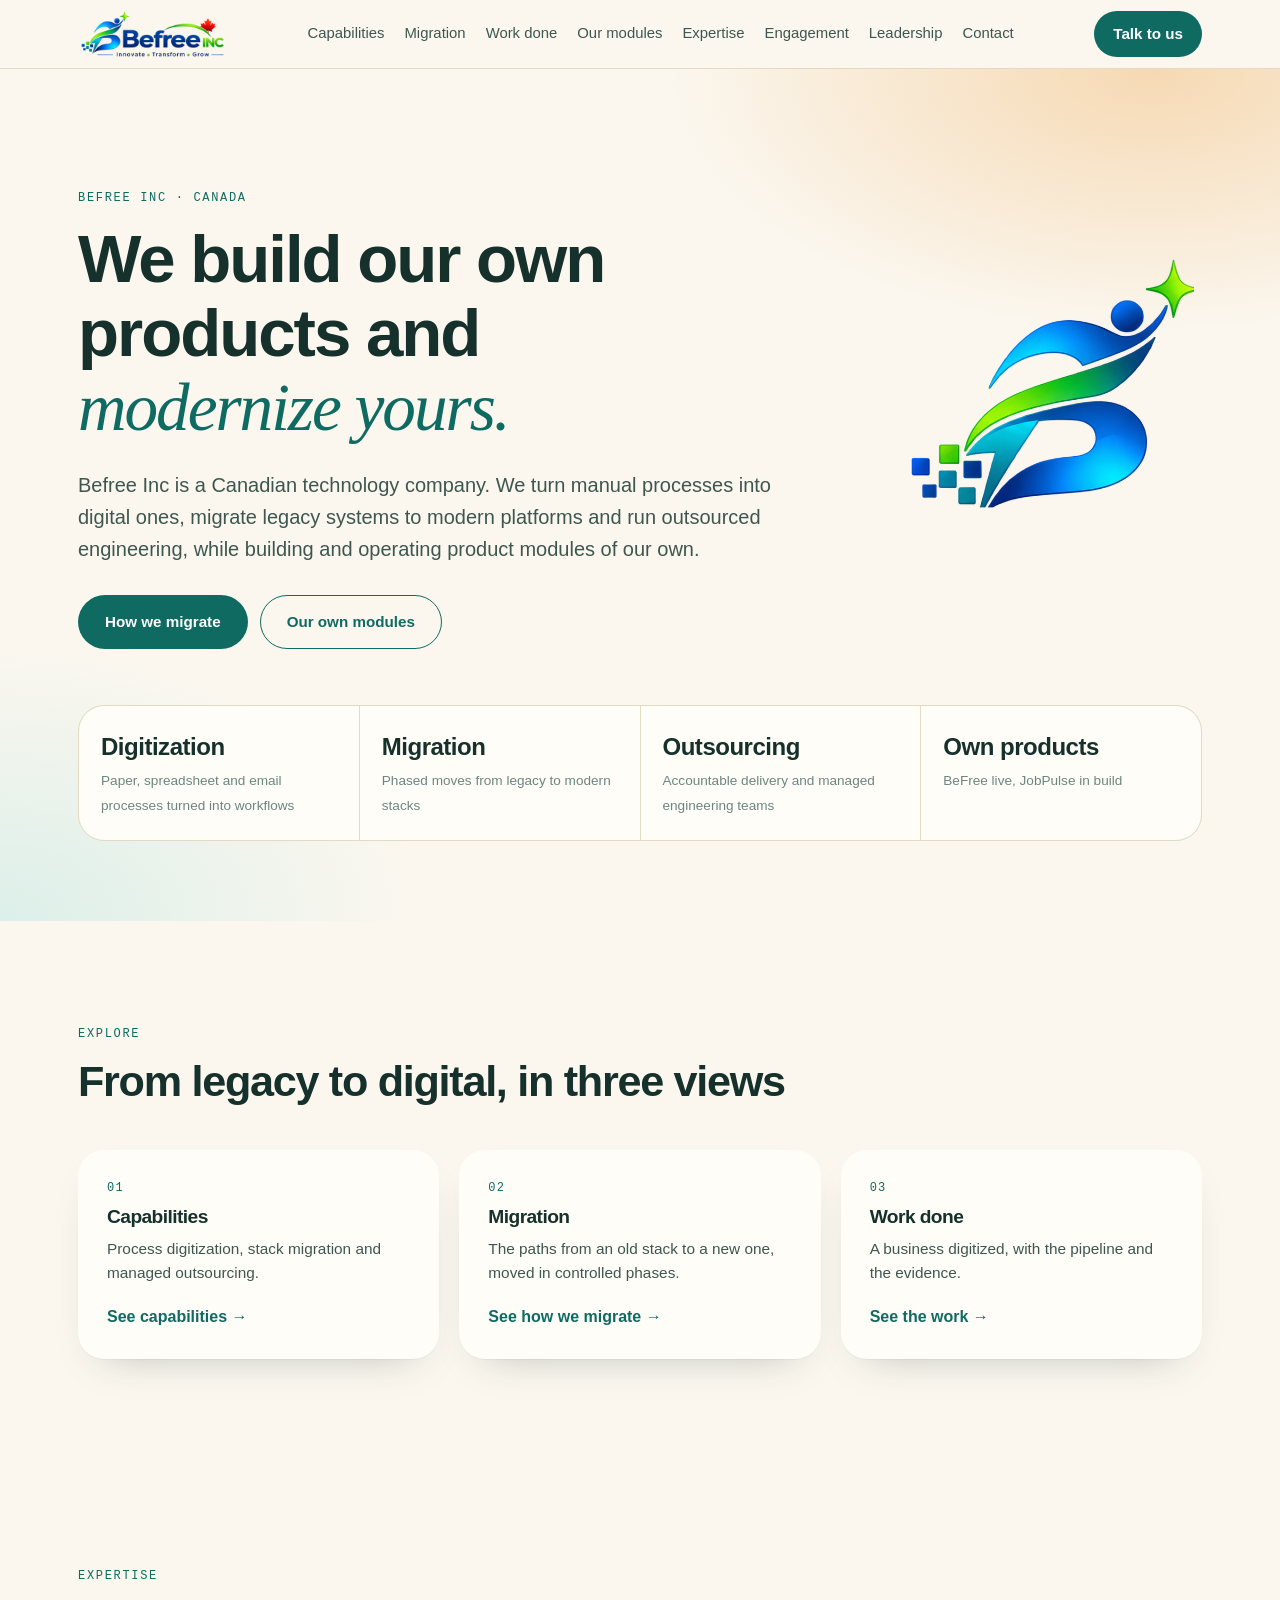
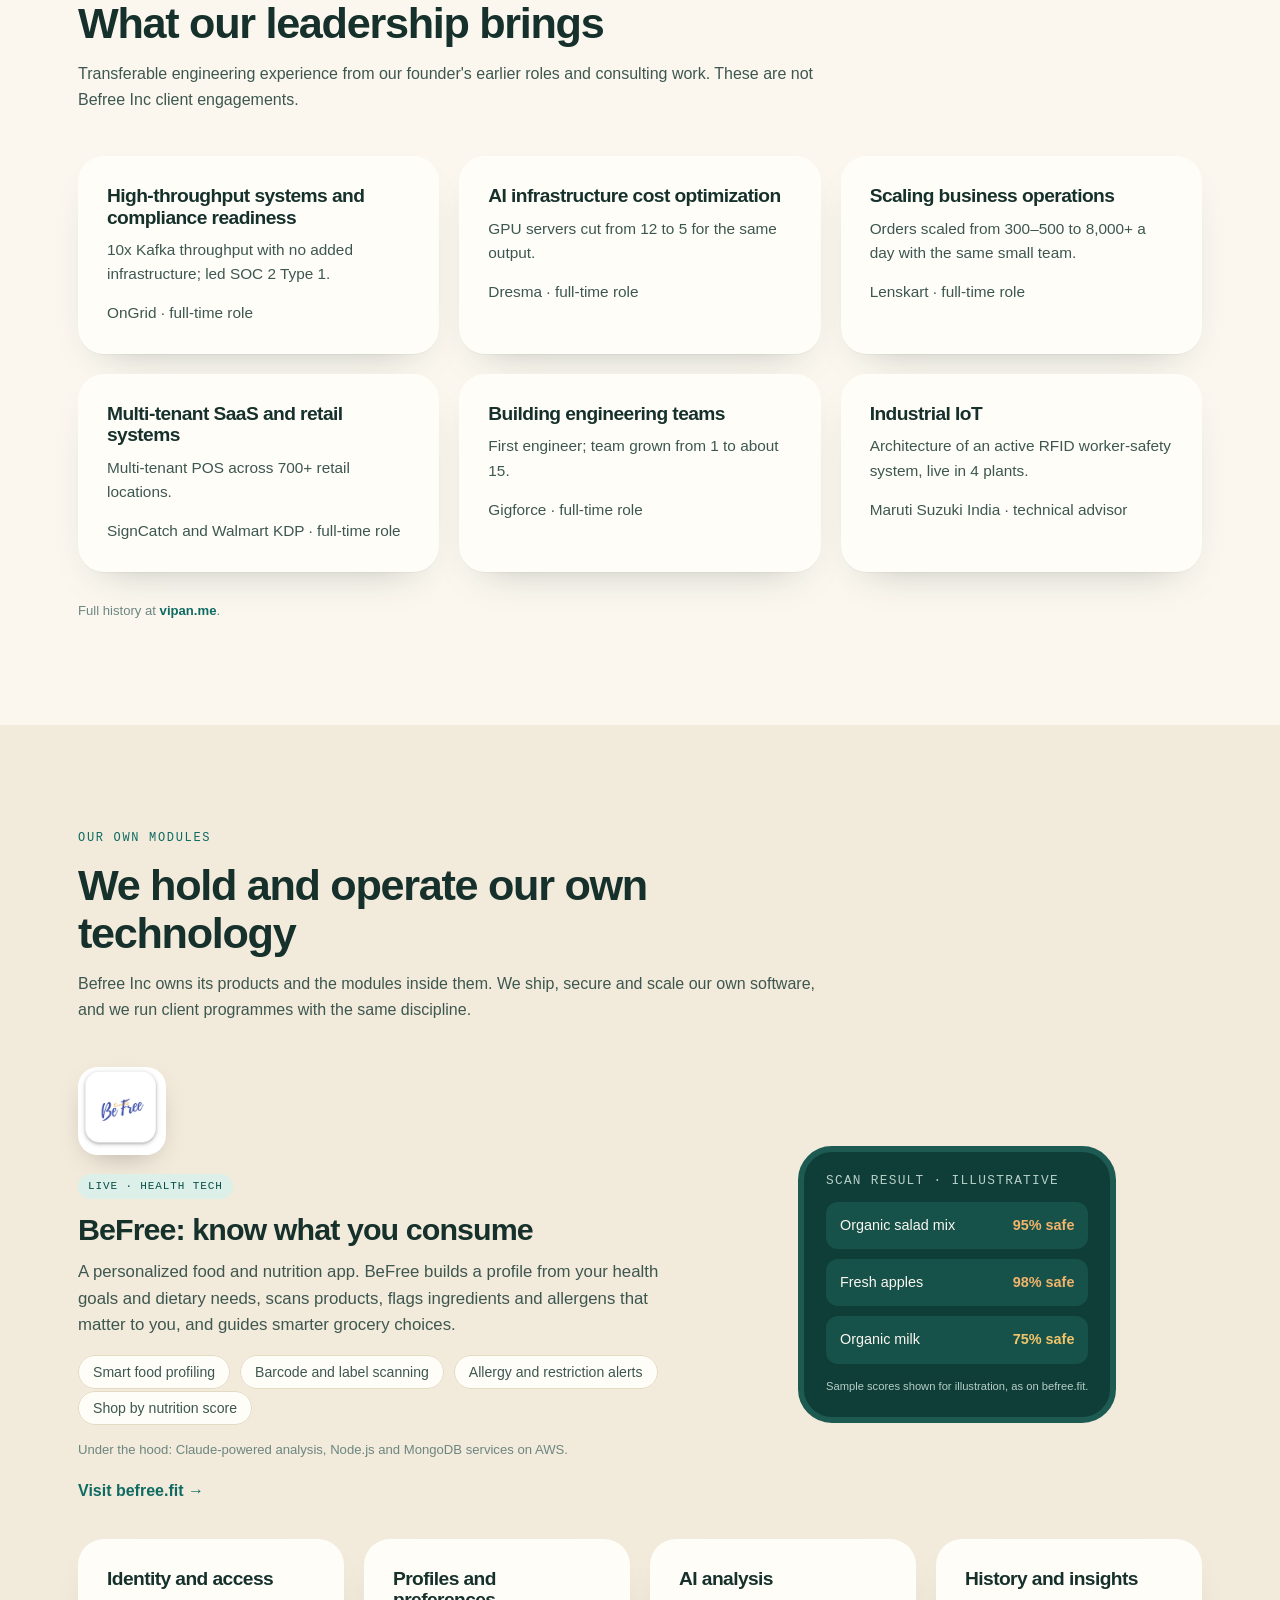
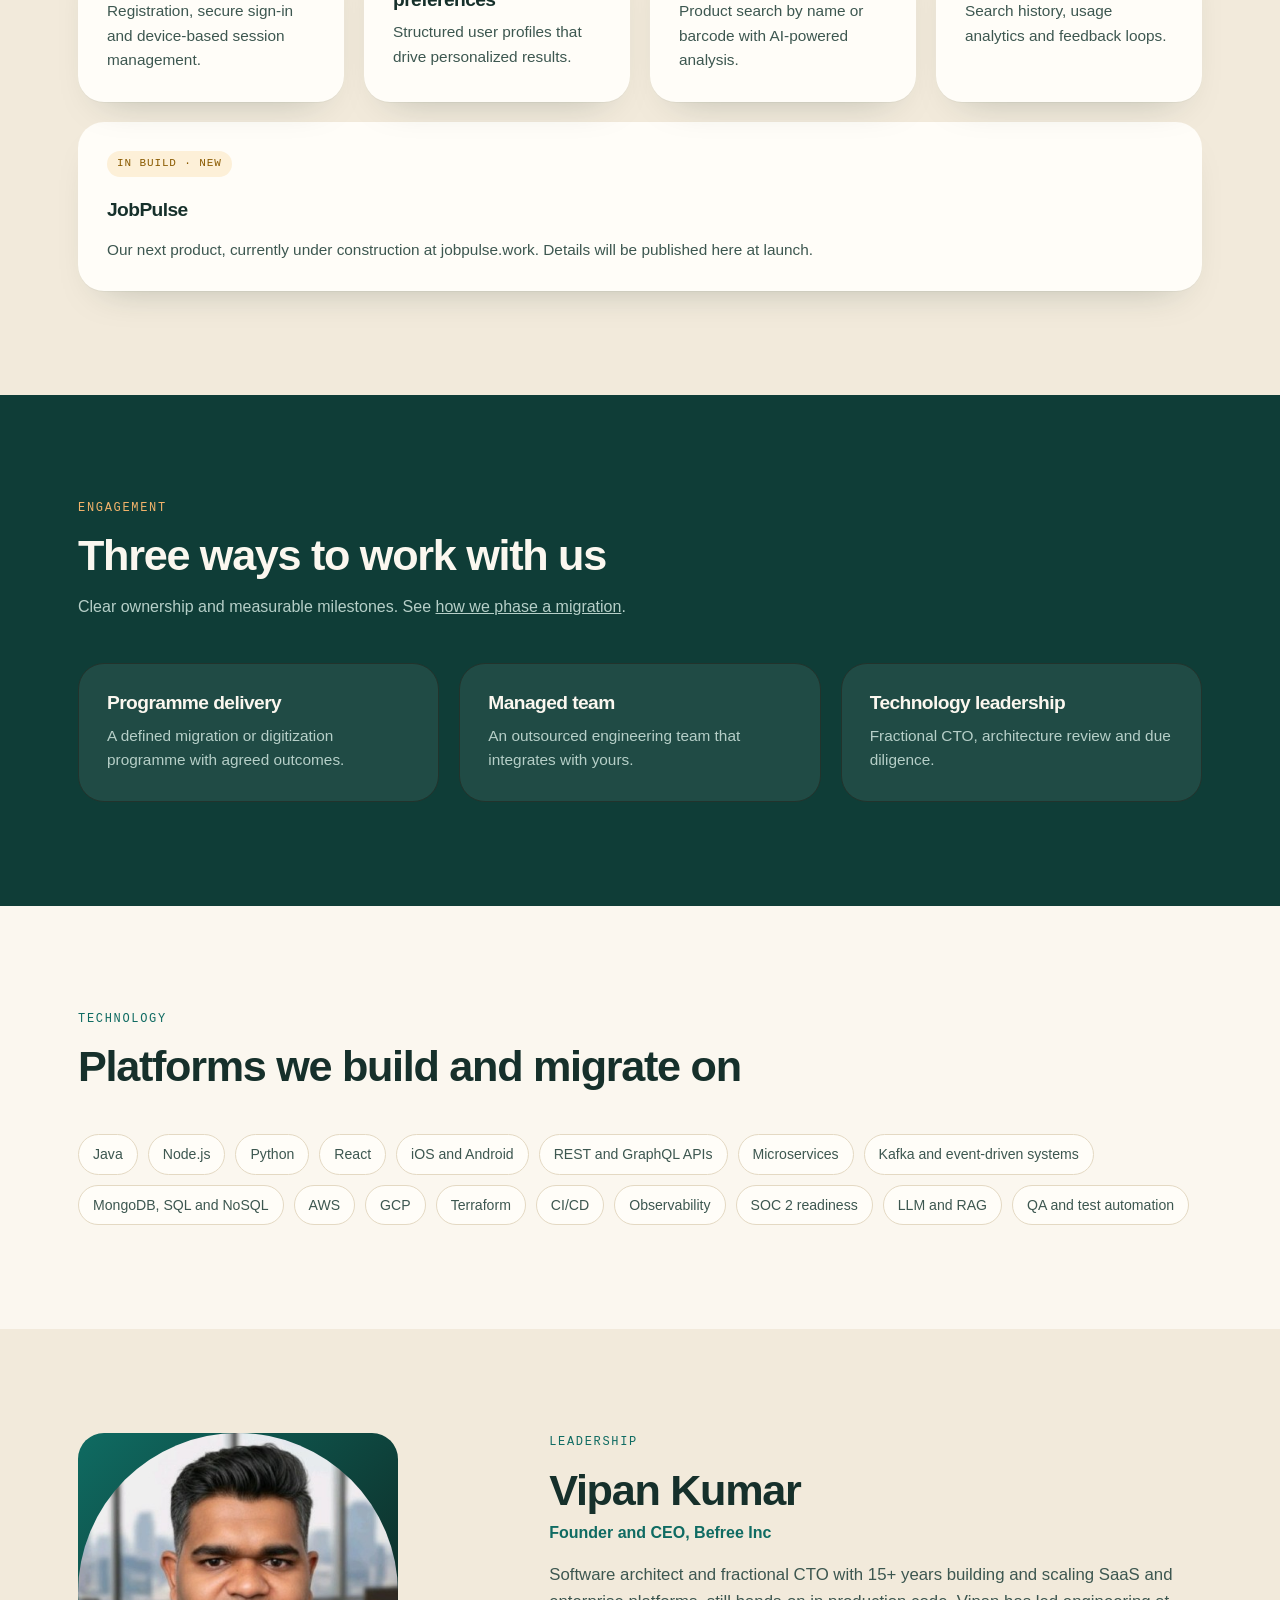
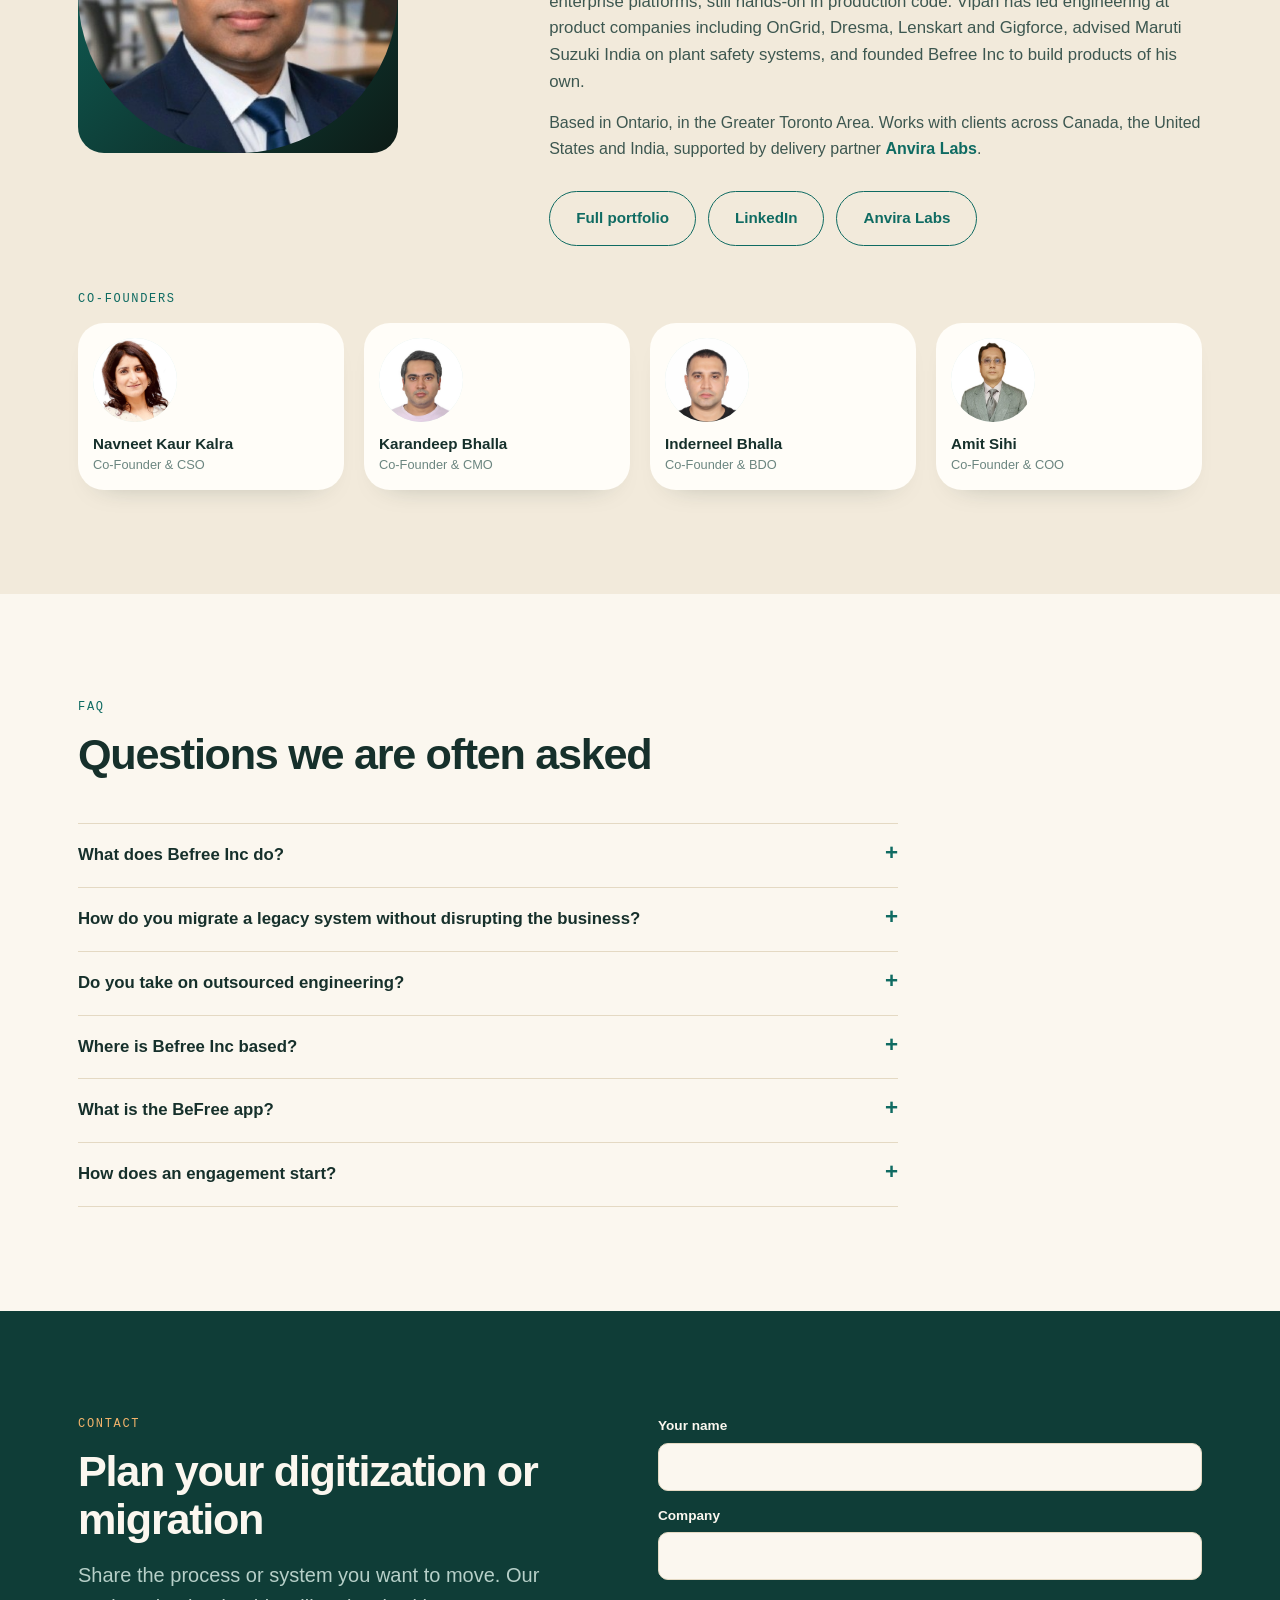
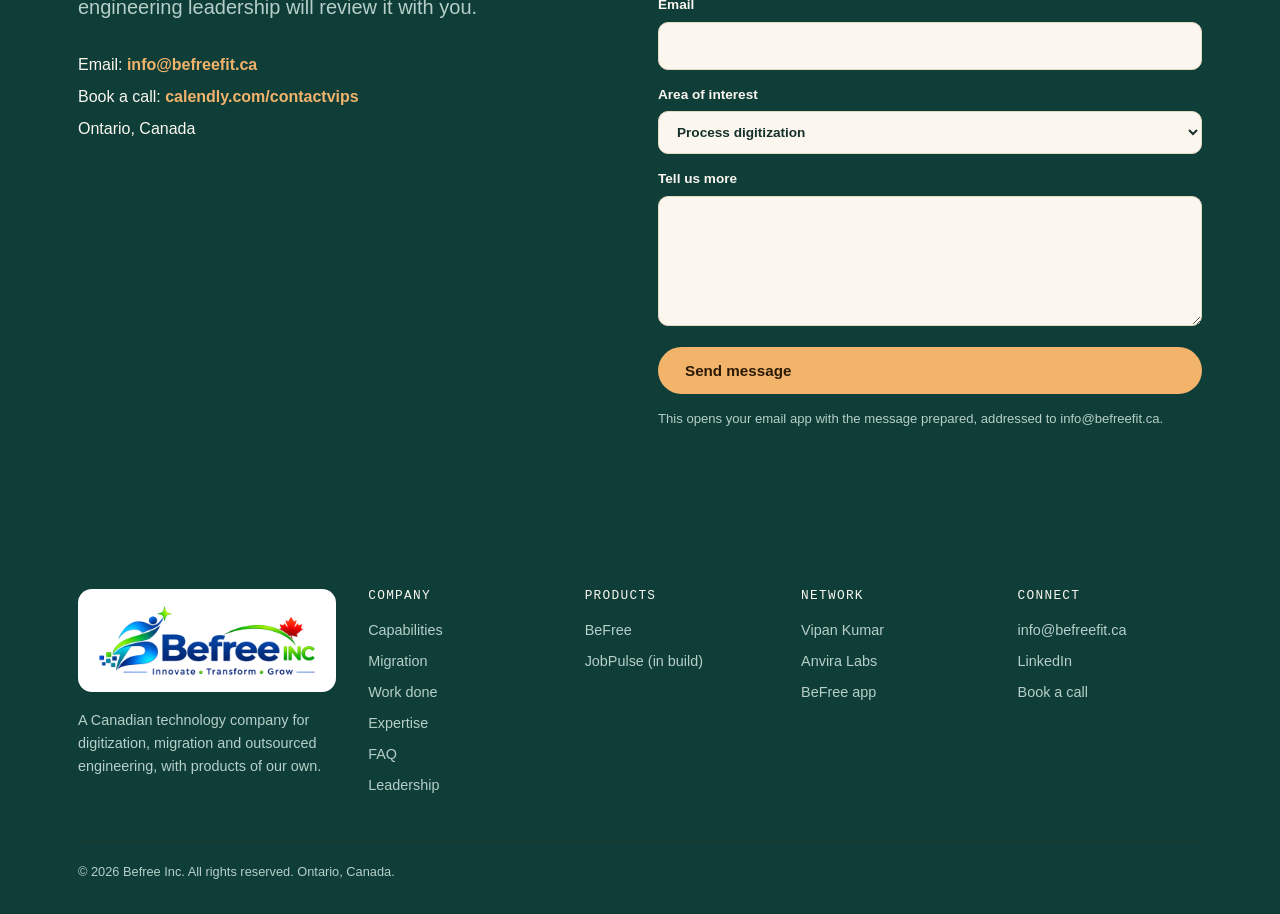
<file: index.html>
<!doctype html>
<html lang="en-CA">
<head>
<meta charset="utf-8">
<meta name="viewport" content="width=device-width,initial-scale=1">
<title>Befree Inc | Health-Tech Products &amp; Legacy Migration</title>
<meta name="description" content="Canadian product company behind the BeFree health-tech app. We digitize processes, migrate legacy stacks to modern platforms and run managed engineering.">
<link rel="canonical" href="https://befreefit.ca/">
<link rel="icon" href="favicon.ico" sizes="any">
<link rel="icon" sizes="32x32" type="image/png" href="favicon-32px.png">
<link rel="icon" sizes="192x192" type="image/png" href="favicon-192px.png">
<link rel="apple-touch-icon" sizes="180x180" href="favicon-180px.png">
<meta name="theme-color" content="#0f3d37">
<meta name="keywords" content="Befree Inc, process digitization Canada, legacy system migration, application modernization Ontario, cloud migration Toronto, monolith to microservices, technology outsourcing Canada, managed engineering teams, digital transformation company, health tech company Canada, BeFree app">
<meta name="author" content="Befree Inc">
<meta name="robots" content="index, follow, max-image-preview:large, max-snippet:-1">
<meta name="geo.region" content="CA-ON">
<meta name="geo.placename" content="Ontario, Canada">
<link rel="alternate" type="text/plain" href="https://befreefit.ca/llms.txt" title="LLM-readable summary">
<meta property="og:locale" content="en_CA">
<meta property="og:site_name" content="Befree Inc">
<meta property="og:image" content="https://befreefit.ca/assets/img/brand/og-image.png?v=2">
<meta property="og:image:width" content="1200">
<meta property="og:image:height" content="630">
<meta name="twitter:card" content="summary_large_image">
<meta name="twitter:title" content="Befree Inc | Health-Tech Products &amp; Legacy Migration">
<meta name="twitter:description" content="Canadian product company behind the BeFree health-tech app. We digitize processes, migrate legacy stacks to modern platforms and run managed engineering.">
<meta name="twitter:image" content="https://befreefit.ca/assets/img/brand/og-image.png?v=2">
<meta property="og:type" content="website">
<meta property="og:title" content="Befree Inc | Health-Tech Products &amp; Legacy Migration">
<meta property="og:description" content="Canadian product company behind the BeFree health-tech app. We digitize processes, migrate legacy stacks to modern platforms and run managed engineering.">
<meta property="og:url" content="https://befreefit.ca/">
<link rel="stylesheet" href="assets/css/site.css">
<link rel="stylesheet" href="assets/css/themes/c-warm-health.css">
<link rel="stylesheet" href="assets/css/pages.css">
<script type="application/ld+json">
{
 "@context": "https://schema.org",
 "@graph": [
  {
   "@type": [
    "Organization",
    "ProfessionalService"
   ],
   "@id": "https://befreefit.ca/#org",
   "name": "Befree Inc",
   "legalName": "Befree Inc",
   "url": "https://befreefit.ca/",
   "logo": "https://befreefit.ca/assets/befree-website-logo-kit/logo/befree-logo-600.png",
   "image": "https://befreefit.ca/assets/img/brand/og-image.png?v=2",
   "email": "info@befreefit.ca",
   "description": "Canadian product company behind the BeFree health-tech app. We digitize processes, migrate legacy stacks to modern platforms and run managed engineering.",
   "slogan": "We build our own products and modernize yours.",
   "address": {
    "@type": "PostalAddress",
    "addressRegion": "ON",
    "addressCountry": "CA"
   },
   "areaServed": [
    "CA",
    "US",
    "IN"
   ],
   "founder": {
    "@type": "Person",
    "name": "Vipan Kumar",
    "url": "https://vipan.me/",
    "sameAs": [
     "https://vipan.me/",
     "https://www.linkedin.com/in/vipankverma/"
    ]
   },
   "knowsAbout": [
    "Process digitization",
    "Legacy modernization",
    "Cloud migration",
    "Application re-platforming",
    "Managed engineering outsourcing",
    "Software architecture",
    "Health technology"
   ],
   "makesOffer": [
    {
     "@type": "Offer",
     "itemOffered": {
      "@type": "Service",
      "name": "Process digitization"
     }
    },
    {
     "@type": "Offer",
     "itemOffered": {
      "@type": "Service",
      "name": "Legacy stack migration and modernization"
     }
    },
    {
     "@type": "Offer",
     "itemOffered": {
      "@type": "Service",
      "name": "Managed engineering outsourcing"
     }
    },
    {
     "@type": "Offer",
     "itemOffered": {
      "@type": "Service",
      "name": "Technology leadership"
     }
    }
   ],
   "sameAs": [
    "https://www.befree.fit/",
    "https://www.linkedin.com/company/befreehealth",
    "https://www.facebook.com/befree.health",
    "https://www.instagram.com/befree.health"
   ]
  },
  {
   "@type": "WebSite",
   "@id": "https://befreefit.ca/#website",
   "url": "https://befreefit.ca/",
   "name": "Befree Inc",
   "inLanguage": "en-CA",
   "publisher": {
    "@id": "https://befreefit.ca/#org"
   }
  },
  {
   "@type": "SoftwareApplication",
   "name": "BeFree",
   "url": "https://www.befree.fit/",
   "applicationCategory": "HealthApplication",
   "operatingSystem": "iOS, Android",
   "description": "Personalized food and nutrition app with food profiling, product scanning, allergy alerts and smart grocery guidance.",
   "image": "https://befreefit.ca/assets/img/befree-logo.jpeg",
   "publisher": {
    "@id": "https://befreefit.ca/#org"
   }
  },
  {
   "@type": "FAQPage",
   "mainEntity": [
    {
     "@type": "Question",
     "name": "What does Befree Inc do?",
     "acceptedAnswer": {
      "@type": "Answer",
      "text": "Befree Inc is a Canadian technology company. We digitize business processes, migrate legacy systems to modern stacks and provide managed engineering outsourcing, and we own and operate our own products, including the BeFree food and nutrition app."
     }
    },
    {
     "@type": "Question",
     "name": "How do you migrate a legacy system without disrupting the business?",
     "acceptedAnswer": {
      "@type": "Answer",
      "text": "We move in phases. Each wave has a target design and a rollback path, old and new systems run in parallel where needed, and data is reconciled before cutover."
     }
    },
    {
     "@type": "Question",
     "name": "Do you take on outsourced engineering?",
     "acceptedAnswer": {
      "@type": "Answer",
      "text": "Yes. We run defined programmes, managed engineering teams and application support, with agreed outcomes and clear ownership."
     }
    },
    {
     "@type": "Question",
     "name": "Where is Befree Inc based?",
     "acceptedAnswer": {
      "@type": "Answer",
      "text": "We are based in Ontario, Canada, in the Greater Toronto Area. We serve Canada, the United States and India, with delivery supported by our partner Anvira Labs."
     }
    },
    {
     "@type": "Question",
     "name": "What is the BeFree app?",
     "acceptedAnswer": {
      "@type": "Answer",
      "text": "BeFree is a personalized food and nutrition app that we own. It builds a profile from your health goals and dietary needs, scans products and flags ingredients and allergens that matter to you. Learn more at befree.fit."
     }
    },
    {
     "@type": "Question",
     "name": "How does an engagement start?",
     "acceptedAnswer": {
      "@type": "Answer",
      "text": "Email info@befreefit.ca or book a call. We begin with an assessment of your processes and systems to agree scope, risks and phases."
     }
    }
   ]
  }
 ]
}
</script>
<meta property="og:image:alt" content="Befree Inc logo: Innovate, Transform, Grow">
<meta name="twitter:image:alt" content="Befree Inc logo: Innovate, Transform, Grow">
</head>
<body>
<a class="skip" href="#main">Skip to content</a>

<header class="nav">
  <div class="container nav-in">
    <a class="brand" href="#top" aria-label="Befree Inc home">
      <img src="assets/befree-website-logo-kit/logo/befree-logo-400.png" alt="Befree Inc, Canadian technology company" width="149" height="52" class="logo-header">
    </a>
    <nav aria-label="Primary"><ul>
      <li><a href="capabilities.html">Capabilities</a></li>
      <li><a href="migration.html">Migration</a></li>
      <li><a href="work.html">Work done</a></li>
      <li><a href="#products">Our modules</a></li>
      <li><a href="#results">Expertise</a></li>
      <li><a href="#how">Engagement</a></li>
      <li><a href="#founder">Leadership</a></li>
      <li><a href="#contact">Contact</a></li>
    </ul></nav>
    <a class="btn btn-primary" style="display:none" id="nav-cta" href="#contact">Talk to us</a>
    <button class="menu-btn" id="menu-btn" aria-expanded="false" aria-controls="mobile" aria-label="Menu">
      <svg width="22" height="22" viewBox="0 0 24 24" fill="none" stroke="currentColor" stroke-width="2" stroke-linecap="round"><path d="M4 7h16M4 12h16M4 17h16"/></svg>
    </button>
  </div>
  <div class="mobile" id="mobile">
    <a href="capabilities.html">Capabilities</a><a href="migration.html">Migration</a><a href="work.html">Work done</a><a href="#products">Our modules</a><a href="#results">Expertise</a><a href="#how">Engagement</a><a href="#founder">Leadership</a><a href="#contact">Contact</a>
  </div>
</header>
<style>@media(min-width:1000px){#nav-cta{display:inline-flex!important;padding:10px 18px}}</style>

<main id="main">
<!-- HERO -->
<section class="hero" id="top">
  <div class="container">
    <img class="hero-mark" src="assets/img/brand/icon.png" alt="Befree Inc symbol" width="600" height="600">
    <span class="eyebrow">Befree Inc · Canada</span>
    <h1>We build our own products and <em>modernize yours.</em></h1>
    <p class="lede">Befree Inc is a Canadian technology company. We turn manual processes into digital ones, migrate legacy systems to modern platforms and run outsourced engineering, while building and operating product modules of our own.</p>
    <div class="cta-row">
      <a class="btn btn-primary" href="migration.html">How we migrate</a>
      <a class="btn btn-ghost" href="#products">Our own modules</a>
    </div>
    <div class="proof" role="list">
      <div role="listitem"><b>Digitization</b><span>Paper, spreadsheet and email processes turned into workflows</span></div>
      <div role="listitem"><b>Migration</b><span>Phased moves from legacy to modern stacks</span></div>
      <div role="listitem"><b>Outsourcing</b><span>Accountable delivery and managed engineering teams</span></div>
      <div role="listitem"><b>Own products</b><span>BeFree live, JobPulse in build</span></div>
    </div>
  </div>
</section>

<!-- EXPLORE -->
<section id="explore">
  <div class="container">
    <div class="sec-head reveal">
      <span class="eyebrow">Explore</span>
      <h2>From legacy to digital, in three views</h2>
    </div>
    <div class="grid g3">
      <a class="card tile reveal" href="capabilities.html"><span class="num">01</span><h3>Capabilities</h3><p>Process digitization, stack migration and managed outsourcing.</p><span class="link">See capabilities →</span></a>
      <a class="card tile reveal" href="migration.html"><span class="num">02</span><h3>Migration</h3><p>The paths from an old stack to a new one, moved in controlled phases.</p><span class="link">See how we migrate →</span></a>
      <a class="card tile reveal" href="work.html"><span class="num">03</span><h3>Work done</h3><p>A business digitized, with the pipeline and the evidence.</p><span class="link">See the work →</span></a>
    </div>
  </div>
</section>

<!-- RESULTS -->
<section id="results">
  <div class="container">
    <div class="sec-head reveal">
      <span class="eyebrow">Expertise</span>
      <h2>What our leadership brings</h2>
      <p>Transferable engineering experience from our founder's earlier roles and consulting work. These are not Befree Inc client engagements.</p>
    </div>
    <div class="grid g3">
      <div class="card reveal"><h3>High-throughput systems and compliance readiness</h3><p>10x Kafka throughput with no added infrastructure; led SOC 2 Type 1.</p><p class="note" style="margin-top:14px">OnGrid · full-time role</p></div>
      <div class="card reveal"><h3>AI infrastructure cost optimization</h3><p>GPU servers cut from 12 to 5 for the same output.</p><p class="note" style="margin-top:14px">Dresma · full-time role</p></div>
      <div class="card reveal"><h3>Scaling business operations</h3><p>Orders scaled from 300–500 to 8,000+ a day with the same small team.</p><p class="note" style="margin-top:14px">Lenskart · full-time role</p></div>
      <div class="card reveal"><h3>Multi-tenant SaaS and retail systems</h3><p>Multi-tenant POS across 700+ retail locations.</p><p class="note" style="margin-top:14px">SignCatch and Walmart KDP · full-time role</p></div>
      <div class="card reveal"><h3>Building engineering teams</h3><p>First engineer; team grown from 1 to about 15.</p><p class="note" style="margin-top:14px">Gigforce · full-time role</p></div>
      <div class="card reveal"><h3>Industrial IoT</h3><p>Architecture of an active RFID worker-safety system, live in 4 plants.</p><p class="note" style="margin-top:14px">Maruti Suzuki India · technical advisor</p></div>
    </div>
    <p class="note reveal" style="margin-top:28px">Full history at <a class="link" style="margin:0" href="https://vipan.me/experience.html" target="_blank" rel="noopener">vipan.me</a>.</p>
  </div>
</section>

<!-- PRODUCTS -->
<section class="alt" id="products">
  <div class="container">
    <div class="sec-head reveal">
      <span class="eyebrow">Our own modules</span>
      <h2>We hold and operate our own technology</h2>
      <p>Befree Inc owns its products and the modules inside them. We ship, secure and scale our own software, and we run client programmes with the same discipline.</p>
    </div>

    <div class="product reveal">
      <div>
        <img src="assets/img/befree-logo.jpeg" alt="BeFree food and nutrition app logo" width="88" height="88" class="product-logo">
        <span class="tag">Live · Health tech</span>
        <h3 style="font-size:1.9rem">BeFree: know what you consume</h3>
        <p class="lede" style="margin-top:12px;font-size:1.05rem">A personalized food and nutrition app. BeFree builds a profile from your health goals and dietary needs, scans products, flags ingredients and allergens that matter to you, and guides smarter grocery choices.</p>
        <ul class="chips" style="margin-top:20px">
          <li><span>Smart food profiling</span></li><li><span>Barcode and label scanning</span></li><li><span>Allergy and restriction alerts</span></li><li><span>Shop by nutrition score</span></li>
        </ul>
        <p class="note" style="margin-top:18px">Under the hood: Claude-powered analysis, Node.js and MongoDB services on AWS.</p>
        <a class="link" href="https://www.befree.fit/" target="_blank" rel="noopener">Visit befree.fit →</a>
      </div>
      <div class="phone" aria-label="Illustration of the BeFree scan screen">
        <h4>SCAN RESULT · ILLUSTRATIVE</h4>
        <div class="scan"><span>Organic salad mix</span><b>95% safe</b></div>
        <div class="scan"><span>Fresh apples</span><b>98% safe</b></div>
        <div class="scan"><span>Organic milk</span><b class="warn">75% safe</b></div>
        <small>Sample scores shown for illustration, as on befree.fit.</small>
      </div>
    </div>

    <div class="grid g4" style="margin-top:36px">
      <div class="card reveal"><h3>Identity and access</h3><p>Registration, secure sign-in and device-based session management.</p></div>
      <div class="card reveal"><h3>Profiles and preferences</h3><p>Structured user profiles that drive personalized results.</p></div>
      <div class="card reveal"><h3>AI analysis</h3><p>Product search by name or barcode with AI-powered analysis.</p></div>
      <div class="card reveal"><h3>History and insights</h3><p>Search history, usage analytics and feedback loops.</p></div>
    </div>

    <div class="card reveal" style="margin-top:20px;display:grid;gap:8px">
      <span class="tag build" style="justify-self:start">In build · New</span>
      <h3>JobPulse</h3>
      <p>Our next product, currently under construction at jobpulse.work. Details will be published here at launch.</p>
    </div>
  </div>
</section>

<!-- HOW -->
<section class="band" id="how">
  <div class="container">
    <div class="sec-head reveal">
      <span class="eyebrow">Engagement</span>
      <h2>Three ways to work with us</h2>
      <p>Clear ownership and measurable milestones. See <a href="migration.html" style="text-decoration:underline">how we phase a migration</a>.</p>
    </div>
    <div class="grid g3">
      <div class="card reveal"><h3>Programme delivery</h3><p>A defined migration or digitization programme with agreed outcomes.</p></div>
      <div class="card reveal"><h3>Managed team</h3><p>An outsourced engineering team that integrates with yours.</p></div>
      <div class="card reveal"><h3>Technology leadership</h3><p>Fractional CTO, architecture review and due diligence.</p></div>
    </div>
  </div>
</section>

<!-- STACK -->
<section id="stack">
  <div class="container">
    <div class="sec-head reveal">
      <span class="eyebrow">Technology</span>
      <h2>Platforms we build and migrate on</h2>
    </div>
    <div class="chips reveal">
      <span>Java</span><span>Node.js</span><span>Python</span><span>React</span><span>iOS and Android</span><span>REST and GraphQL APIs</span><span>Microservices</span><span>Kafka and event-driven systems</span><span>MongoDB, SQL and NoSQL</span><span>AWS</span><span>GCP</span><span>Terraform</span><span>CI/CD</span><span>Observability</span><span>SOC 2 readiness</span><span>LLM and RAG</span><span>QA and test automation</span>
    </div>
  </div>
</section>

<!-- FOUNDER -->
<section class="alt" id="founder">
  <div class="container founder">
    <div class="avatar reveal"><img src="assets/img/vipan-kumar.jpg" alt="Vipan Kumar, founder of Befree Inc" width="320" height="320" loading="lazy"></div>
    <div class="reveal">
      <span class="eyebrow">Leadership</span>
      <h2>Vipan Kumar</h2>
      <p class="role">Founder and CEO, Befree Inc</p>
      <p class="lede" style="font-size:1.05rem">Software architect and fractional CTO with 15+ years building and scaling SaaS and enterprise platforms, still hands-on in production code. Vipan has led engineering at product companies including OnGrid, Dresma, Lenskart and Gigforce, advised Maruti Suzuki India on plant safety systems, and founded Befree Inc to build products of his own.</p>
      <p style="margin-top:14px;color:var(--ink-2)">Based in Ontario, in the Greater Toronto Area. Works with clients across Canada, the United States and India, supported by delivery partner <a class="link" style="margin:0" href="https://www.anviralabs.com/" target="_blank" rel="noopener">Anvira Labs</a>.</p>
      <div class="cta-row">
        <a class="btn btn-ghost" href="https://vipan.me/" target="_blank" rel="noopener">Full portfolio</a>
        <a class="btn btn-ghost" href="https://www.linkedin.com/in/vipankverma/" target="_blank" rel="noopener">LinkedIn</a>
        <a class="btn btn-ghost" href="https://www.anviralabs.com/" target="_blank" rel="noopener">Anvira Labs</a>
      </div>
    </div>
  </div>
  <div class="container reveal" style="margin-top:44px">
    <span class="eyebrow">Co-founders</span>
    <ul class="cofounders">
      <li><img src="assets/img/navneet-kalra.jpg" alt="Navneet Kaur Kalra, Co-Founder and CSO of Befree Inc" width="84" height="84" loading="lazy"><b>Navneet Kaur Kalra</b><small>Co-Founder &amp; CSO</small></li>
      <li><img src="assets/img/karandeep-bhalla.jpg" alt="Karandeep Bhalla, Co-Founder and CMO of Befree Inc" width="84" height="84" loading="lazy"><b>Karandeep Bhalla</b><small>Co-Founder &amp; CMO</small></li>
      <li><img src="assets/img/inderneel-bhalla.jpg" alt="Inderneel Bhalla, Co-Founder and BDO of Befree Inc" width="84" height="84" loading="lazy"><b>Inderneel Bhalla</b><small>Co-Founder &amp; BDO</small></li>
      <li><img src="assets/img/amit-sihi.jpg" alt="Amit Sihi, Co-Founder and COO of Befree Inc" width="84" height="84" loading="lazy"><b>Amit Sihi</b><small>Co-Founder &amp; COO</small></li>
    </ul>
  </div>
</section>

<!-- FAQ -->
<section id="faq">
  <div class="container">
    <div class="sec-head reveal">
      <span class="eyebrow">FAQ</span>
      <h2>Questions we are often asked</h2>
    </div>
    <div class="faq reveal">
      <details><summary>What does Befree Inc do?</summary><p>Befree Inc is a Canadian technology company. We digitize business processes, migrate legacy systems to modern stacks and provide managed engineering outsourcing, and we own and operate our own products, including the BeFree food and nutrition app.</p></details>
      <details><summary>How do you migrate a legacy system without disrupting the business?</summary><p>We move in phases. Each wave has a target design and a rollback path, old and new systems run in parallel where needed, and data is reconciled before cutover.</p></details>
      <details><summary>Do you take on outsourced engineering?</summary><p>Yes. We run defined programmes, managed engineering teams and application support, with agreed outcomes and clear ownership.</p></details>
      <details><summary>Where is Befree Inc based?</summary><p>We are based in Ontario, Canada, in the Greater Toronto Area. We serve Canada, the United States and India, with delivery supported by our partner <a href="https://www.anviralabs.com/" target="_blank" rel="noopener">Anvira Labs</a>.</p></details>
      <details><summary>What is the BeFree app?</summary><p>BeFree is a personalized food and nutrition app that we own. It builds a profile from your health goals and dietary needs, scans products and flags ingredients and allergens that matter to you. Learn more at <a href="https://www.befree.fit/" target="_blank" rel="noopener">befree.fit</a>.</p></details>
      <details><summary>How does an engagement start?</summary><p>Email info@befreefit.ca or book a call. We begin with an assessment of your processes and systems to agree scope, risks and phases.</p></details>
    </div>
  </div>
</section>

<!-- CONTACT -->
<section class="band" id="contact">
  <div class="container contact-grid">
    <div class="reveal">
      <span class="eyebrow">Contact</span>
      <h2>Plan your digitization or migration</h2>
      <p class="lede" style="margin-top:16px">Share the process or system you want to move. Our engineering leadership will review it with you.</p>
      <ul style="margin-top:26px;line-height:2">
        <li>Email: <a class="link" style="margin:0;color:var(--lime)" href="mailto:info@befreefit.ca">info@befreefit.ca</a></li>
        <li>Book a call: <a class="link" style="margin:0;color:var(--lime)" href="https://calendly.com/contactvips/" target="_blank" rel="noopener">calendly.com/contactvips</a></li>
        <li>Ontario, Canada</li>
      </ul>
    </div>
    <form id="contact-form" class="reveal" aria-label="Contact form">
      <label>Your name<input name="name" required autocomplete="name"></label>
      <label>Company<input name="company" autocomplete="organization"></label>
      <label>Email<input type="email" name="email" required autocomplete="email"></label>
      <label>Area of interest
        <select name="topic"><option>Process digitization</option><option>Stack migration or modernization</option><option>Managed outsourcing</option><option>Technology leadership</option><option>Our products</option></select>
      </label>
      <label>Tell us more<textarea name="message" required></textarea></label>
      <button class="btn btn-primary" type="submit">Send message</button>
      <p class="note">This opens your email app with the message prepared, addressed to info@befreefit.ca.</p>
    </form>
  </div>
</section>
</main>

<footer>
  <div class="container">
    <div class="cols">
      <div><div class="logo-chip"><img src="assets/befree-website-logo-kit/logo/befree-logo-600.png" alt="Befree Inc: Innovate, Transform, Grow" width="230" height="81" loading="lazy"></div><p style="margin-top:10px;max-width:34ch">A Canadian technology company for digitization, migration and outsourced engineering, with products of our own.</p></div>
      <div><h4>Company</h4><ul><li><a href="capabilities.html">Capabilities</a></li><li><a href="migration.html">Migration</a></li><li><a href="work.html">Work done</a></li><li><a href="#results">Expertise</a></li><li><a href="#faq">FAQ</a></li><li><a href="#founder">Leadership</a></li></ul></div>
      <div><h4>Products</h4><ul><li><a href="https://www.befree.fit/" target="_blank" rel="noopener">BeFree</a></li><li><a href="#products">JobPulse (in build)</a></li></ul></div>
      <div><h4>Network</h4><ul><li><a href="https://vipan.me/" target="_blank" rel="noopener">Vipan Kumar</a></li><li><a href="https://www.anviralabs.com/" target="_blank" rel="noopener">Anvira Labs</a></li><li><a href="https://www.befree.fit/" target="_blank" rel="noopener">BeFree app</a></li></ul></div>
      <div><h4>Connect</h4><ul><li><a href="mailto:info@befreefit.ca">info@befreefit.ca</a></li><li><a href="https://www.linkedin.com/company/befreehealth" target="_blank" rel="noopener">LinkedIn</a></li><li><a href="https://calendly.com/contactvips/" target="_blank" rel="noopener">Book a call</a></li></ul></div>
    </div>
    <p class="fine">© 2026 Befree Inc. All rights reserved. Ontario, Canada.</p>
  </div>
</footer>
<script src="assets/js/site.js" defer></script>
</body>
</html>
</file>
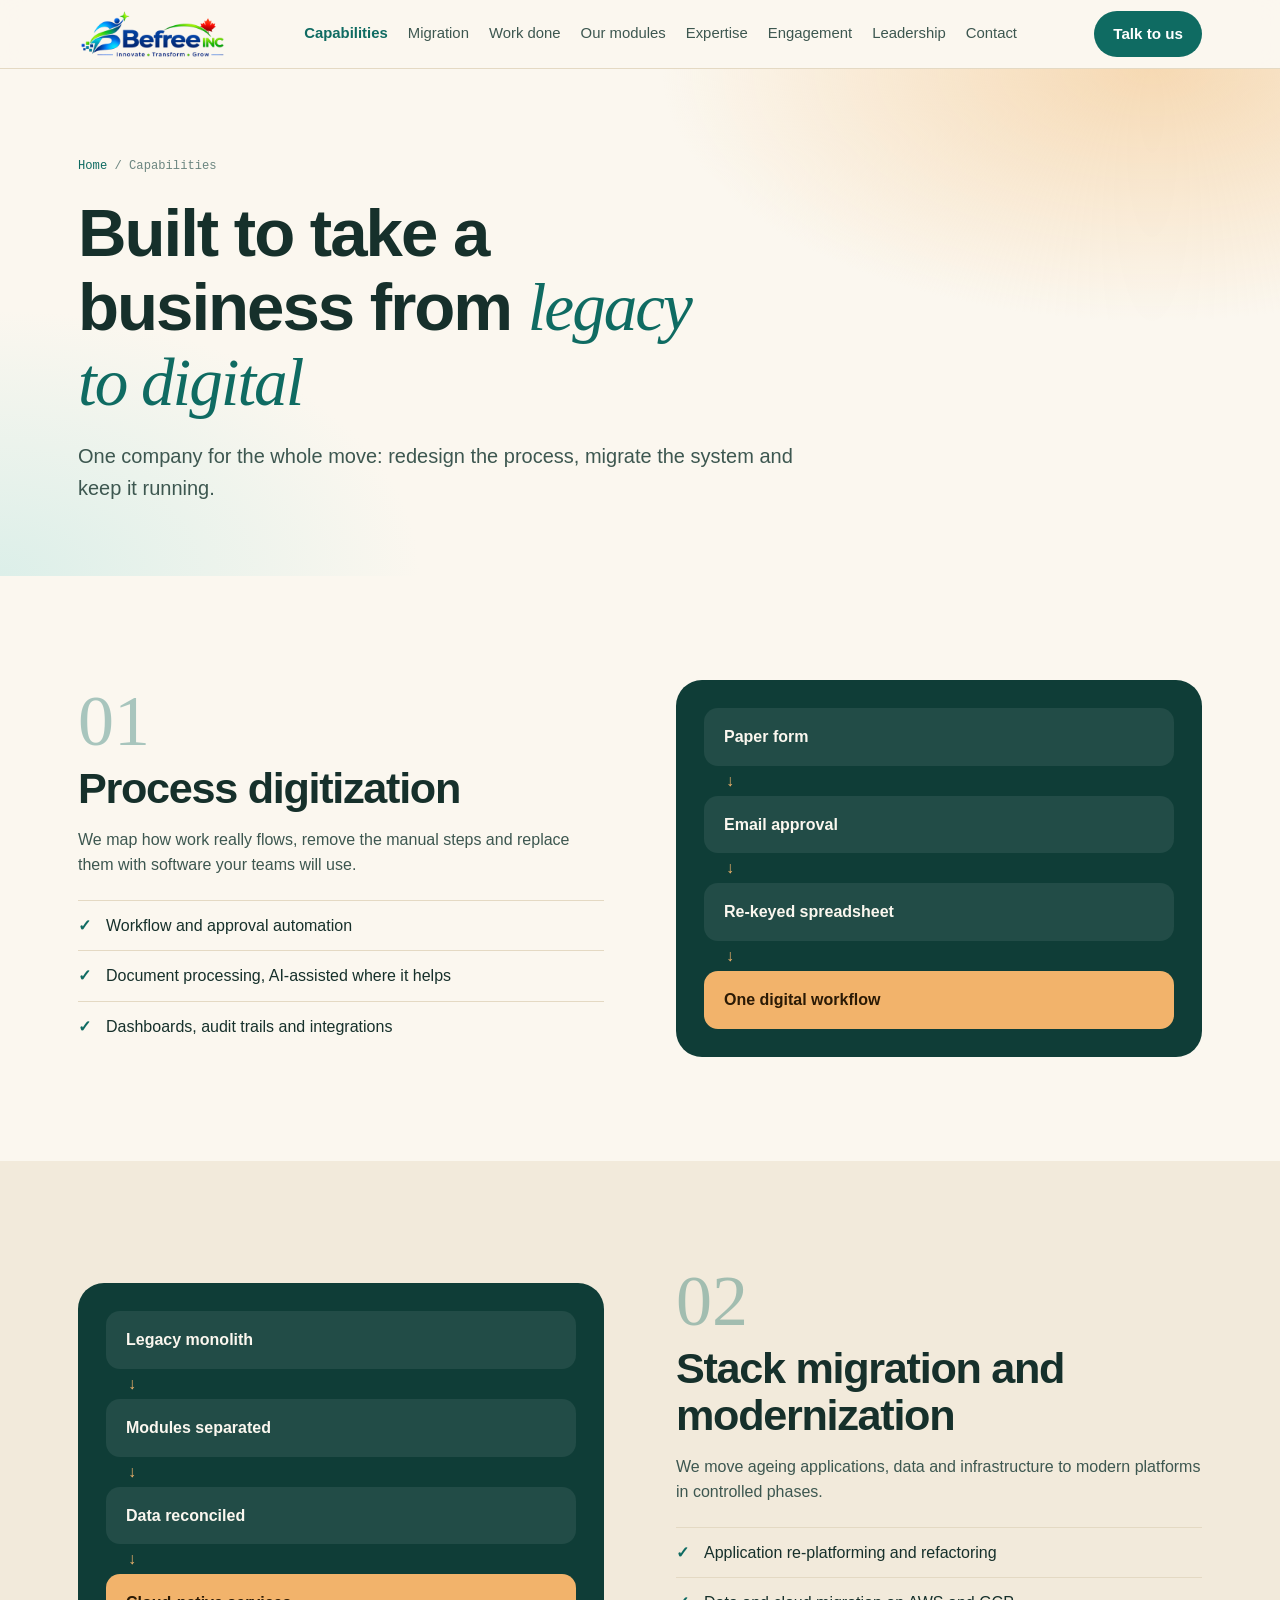
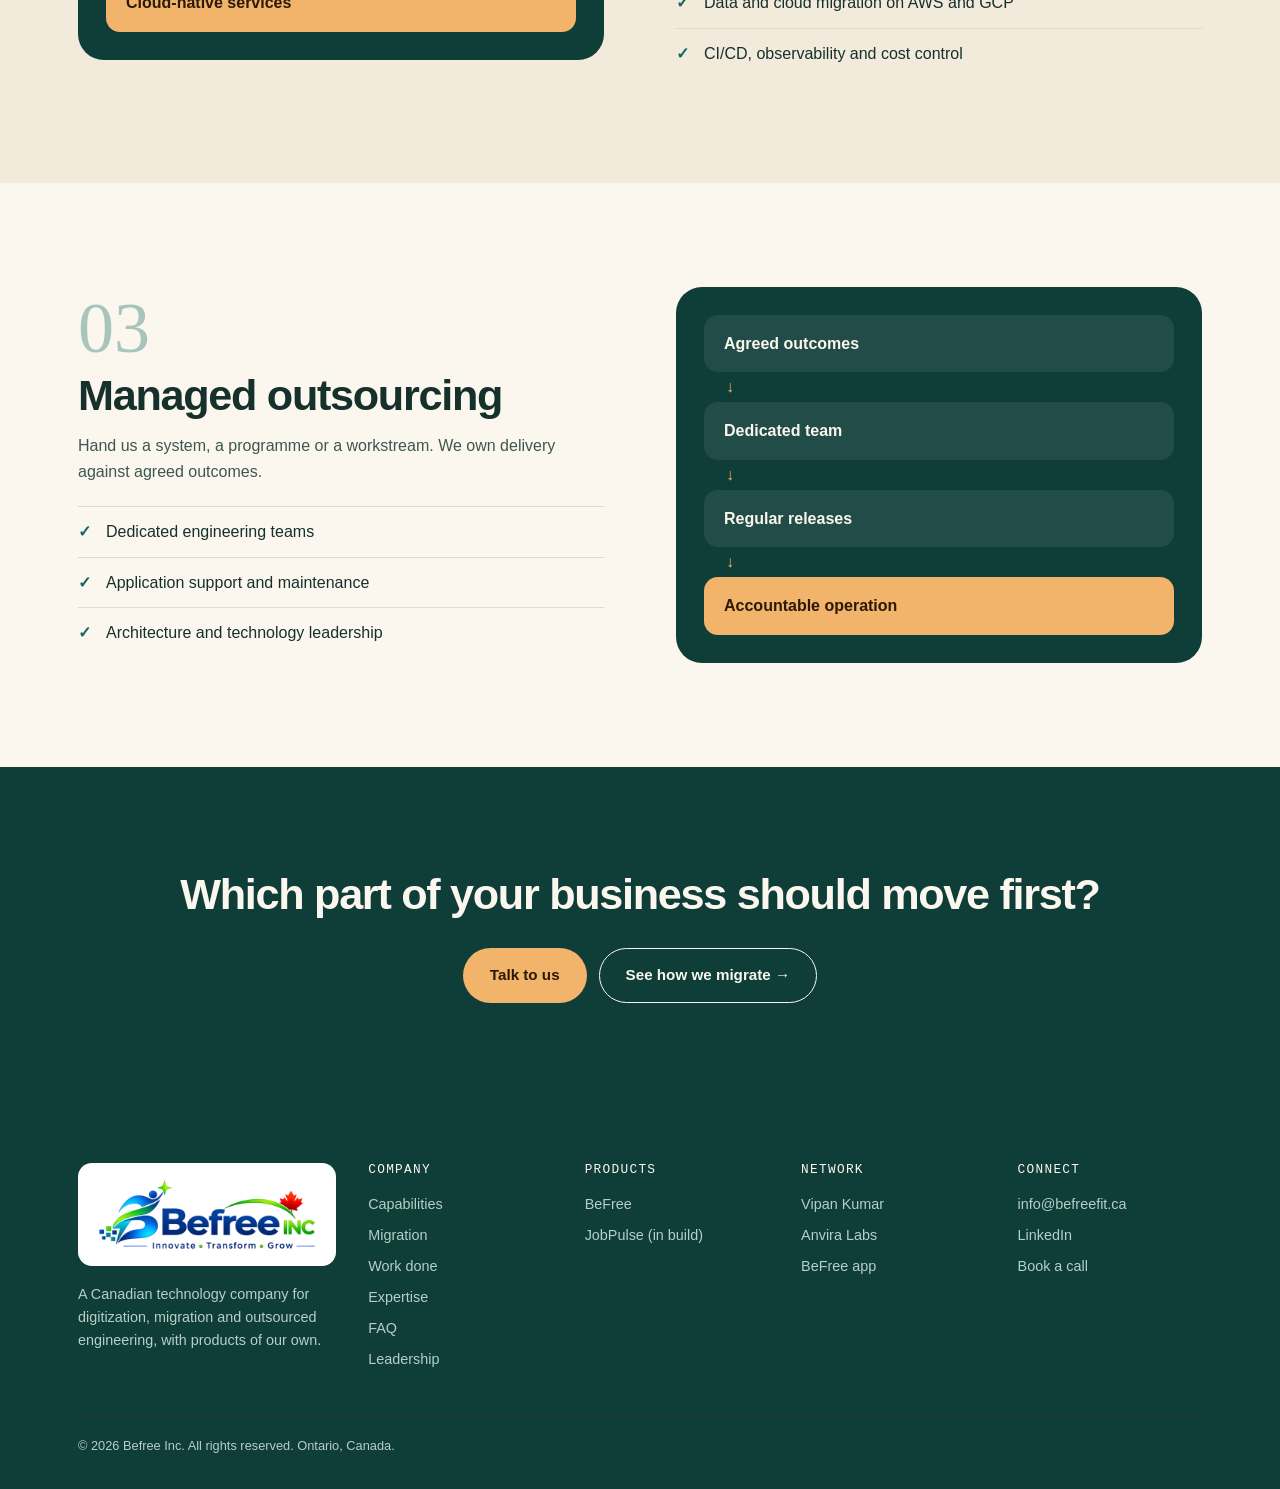
<file: capabilities.html>
<!doctype html>
<html lang="en-CA">
<head>
<meta charset="utf-8">
<meta name="viewport" content="width=device-width,initial-scale=1">
<title>Digitization, Migration and Outsourcing | Befree Inc</title>
<meta name="description" content="Process digitization, legacy stack migration and managed engineering outsourcing from Befree Inc, a Canadian technology company.">
<meta name="robots" content="index, follow, max-image-preview:large">
<link rel="canonical" href="https://befreefit.ca/capabilities.html">
<link rel="icon" href="favicon.ico" sizes="any">
<link rel="icon" sizes="32x32" type="image/png" href="favicon-32px.png">
<link rel="icon" sizes="192x192" type="image/png" href="favicon-192px.png">
<link rel="apple-touch-icon" sizes="180x180" href="favicon-180px.png">
<meta name="theme-color" content="#0f3d37">
<meta property="og:type" content="website">
<meta property="og:site_name" content="Befree Inc">
<meta property="og:locale" content="en_CA">
<meta property="og:title" content="Digitization, Migration and Outsourcing | Befree Inc">
<meta property="og:description" content="Process digitization, legacy stack migration and managed engineering outsourcing from Befree Inc, a Canadian technology company.">
<meta property="og:url" content="https://befreefit.ca/capabilities.html">
<meta property="og:image" content="https://befreefit.ca/assets/img/brand/og-image.png?v=2">
<meta property="og:image:width" content="1200">
<meta property="og:image:height" content="630">
<meta name="twitter:card" content="summary_large_image">
<link rel="stylesheet" href="assets/css/site.css">
<link rel="stylesheet" href="assets/css/themes/c-warm-health.css">
<link rel="stylesheet" href="assets/css/pages.css">
<script type="application/ld+json">{"@context": "https://schema.org", "@graph": [{"@type": "WebPage", "@id": "https://befreefit.ca/capabilities.html#page", "url": "https://befreefit.ca/capabilities.html", "name": "Digitization, Migration and Outsourcing | Befree Inc", "description": "Process digitization, legacy stack migration and managed engineering outsourcing from Befree Inc, a Canadian technology company.", "inLanguage": "en-CA", "isPartOf": {"@id": "https://befreefit.ca/#website"}, "about": {"@id": "https://befreefit.ca/#org"}}, {"@type": "BreadcrumbList", "itemListElement": [{"@type": "ListItem", "position": 1, "name": "Home", "item": "https://befreefit.ca/"}, {"@type": "ListItem", "position": 2, "name": "Capabilities", "item": "https://befreefit.ca/capabilities.html"}]}]}</script>
<meta name="author" content="Befree Inc">
<meta property="og:image:alt" content="Befree Inc logo: Innovate, Transform, Grow">
<meta name="twitter:title" content="Digitization, Migration and Outsourcing | Befree Inc">
<meta name="twitter:description" content="Process digitization, legacy stack migration and managed engineering outsourcing from Befree Inc, a Canadian technology company.">
<meta name="twitter:image" content="https://befreefit.ca/assets/img/brand/og-image.png?v=2">
<meta name="twitter:image:alt" content="Befree Inc logo: Innovate, Transform, Grow">
</head>
<body>
<a class="skip" href="#main">Skip to content</a>

<header class="nav">
  <div class="container nav-in">
    <a class="brand" href="index.html" aria-label="Befree Inc home">
      <img src="assets/befree-website-logo-kit/logo/befree-logo-400.png" alt="Befree Inc, Canadian technology company" width="149" height="52" class="logo-header">
    </a>
    <nav aria-label="Primary"><ul>
      <li><a href="capabilities.html" aria-current="page">Capabilities</a></li>
      <li><a href="migration.html">Migration</a></li>
      <li><a href="work.html">Work done</a></li>
      <li><a href="index.html#products">Our modules</a></li>
      <li><a href="index.html#results">Expertise</a></li>
      <li><a href="index.html#how">Engagement</a></li>
      <li><a href="index.html#founder">Leadership</a></li>
      <li><a href="index.html#contact">Contact</a></li>
    </ul></nav>
    <a class="btn btn-primary" style="display:none" id="nav-cta" href="index.html#contact">Talk to us</a>
    <button class="menu-btn" id="menu-btn" aria-expanded="false" aria-controls="mobile" aria-label="Menu">
      <svg width="22" height="22" viewBox="0 0 24 24" fill="none" stroke="currentColor" stroke-width="2" stroke-linecap="round"><path d="M4 7h16M4 12h16M4 17h16"/></svg>
    </button>
  </div>
  <div class="mobile" id="mobile">
    <a href="capabilities.html" aria-current="page">Capabilities</a><a href="migration.html">Migration</a><a href="work.html">Work done</a><a href="index.html#products">Our modules</a><a href="index.html#results">Expertise</a><a href="index.html#how">Engagement</a><a href="index.html#founder">Leadership</a><a href="index.html#contact">Contact</a>
  </div>
</header>
<style>@media(min-width:1000px){#nav-cta{display:inline-flex!important;padding:10px 18px}}</style>

<main id="main">
<section class="page-hero">
  <div class="container">
    <p class="crumbs"><a href="index.html">Home</a> / Capabilities</p>
    <h1>Built to take a business from <em>legacy to digital</em></h1>
    <p class="lede">One company for the whole move: redesign the process, migrate the system and keep it running.</p>
  </div>
</section>
<section>
  <div class="container feature reveal">
    <div class="feature-text">
      <span class="bignum">01</span>
      <h2>Process digitization</h2>
      <p>We map how work really flows, remove the manual steps and replace them with software your teams will use.</p>
      <ul class="ticks"><li>Workflow and approval automation</li><li>Document processing, AI-assisted where it helps</li><li>Dashboards, audit trails and integrations</li></ul>
    </div>
    <div class="panel" aria-hidden="true"><div class="chipline">Paper form</div><div class="chipline">Email approval</div><div class="chipline">Re-keyed spreadsheet</div><div class="chipline on">One digital workflow</div></div>
  </div>
</section>
<section class="alt">
  <div class="container feature reveal flip">
    <div class="feature-text">
      <span class="bignum">02</span>
      <h2>Stack migration and modernization</h2>
      <p>We move ageing applications, data and infrastructure to modern platforms in controlled phases.</p>
      <ul class="ticks"><li>Application re-platforming and refactoring</li><li>Data and cloud migration on AWS and GCP</li><li>CI/CD, observability and cost control</li></ul>
    </div>
    <div class="panel" aria-hidden="true"><div class="chipline">Legacy monolith</div><div class="chipline">Modules separated</div><div class="chipline">Data reconciled</div><div class="chipline on">Cloud-native services</div></div>
  </div>
</section>
<section>
  <div class="container feature reveal">
    <div class="feature-text">
      <span class="bignum">03</span>
      <h2>Managed outsourcing</h2>
      <p>Hand us a system, a programme or a workstream. We own delivery against agreed outcomes.</p>
      <ul class="ticks"><li>Dedicated engineering teams</li><li>Application support and maintenance</li><li>Architecture and technology leadership</li></ul>
    </div>
    <div class="panel" aria-hidden="true"><div class="chipline">Agreed outcomes</div><div class="chipline">Dedicated team</div><div class="chipline">Regular releases</div><div class="chipline on">Accountable operation</div></div>
  </div>
</section>
<section class="band cta-band">
  <div class="container">
    <h2>Which part of your business should move first?</h2>
    <div class="cta-row">
      <a class="btn btn-primary" href="index.html#contact">Talk to us</a>
      <a class="btn btn-ghost" href="migration.html">See how we migrate →</a>
    </div>
  </div>
</section>
</main>

<footer>
  <div class="container">
    <div class="cols">
      <div><div class="logo-chip"><img src="assets/befree-website-logo-kit/logo/befree-logo-600.png" alt="Befree Inc: Innovate, Transform, Grow" width="230" height="81" loading="lazy"></div><p style="margin-top:10px;max-width:34ch">A Canadian technology company for digitization, migration and outsourced engineering, with products of our own.</p></div>
      <div><h4>Company</h4><ul><li><a href="capabilities.html">Capabilities</a></li><li><a href="migration.html">Migration</a></li><li><a href="work.html">Work done</a></li><li><a href="index.html#results">Expertise</a></li><li><a href="index.html#faq">FAQ</a></li><li><a href="index.html#founder">Leadership</a></li></ul></div>
      <div><h4>Products</h4><ul><li><a href="https://www.befree.fit/" target="_blank" rel="noopener">BeFree</a></li><li><a href="index.html#products">JobPulse (in build)</a></li></ul></div>
      <div><h4>Network</h4><ul><li><a href="https://vipan.me/" target="_blank" rel="noopener">Vipan Kumar</a></li><li><a href="https://www.anviralabs.com/" target="_blank" rel="noopener">Anvira Labs</a></li><li><a href="https://www.befree.fit/" target="_blank" rel="noopener">BeFree app</a></li></ul></div>
      <div><h4>Connect</h4><ul><li><a href="mailto:info@befreefit.ca">info@befreefit.ca</a></li><li><a href="https://www.linkedin.com/company/befreehealth" target="_blank" rel="noopener">LinkedIn</a></li><li><a href="https://calendly.com/contactvips/" target="_blank" rel="noopener">Book a call</a></li></ul></div>
    </div>
    <p class="fine">© 2026 Befree Inc. All rights reserved. Ontario, Canada.</p>
  </div>
</footer>
<script src="assets/js/site.js" defer></script>
</body>
</html>
</file>
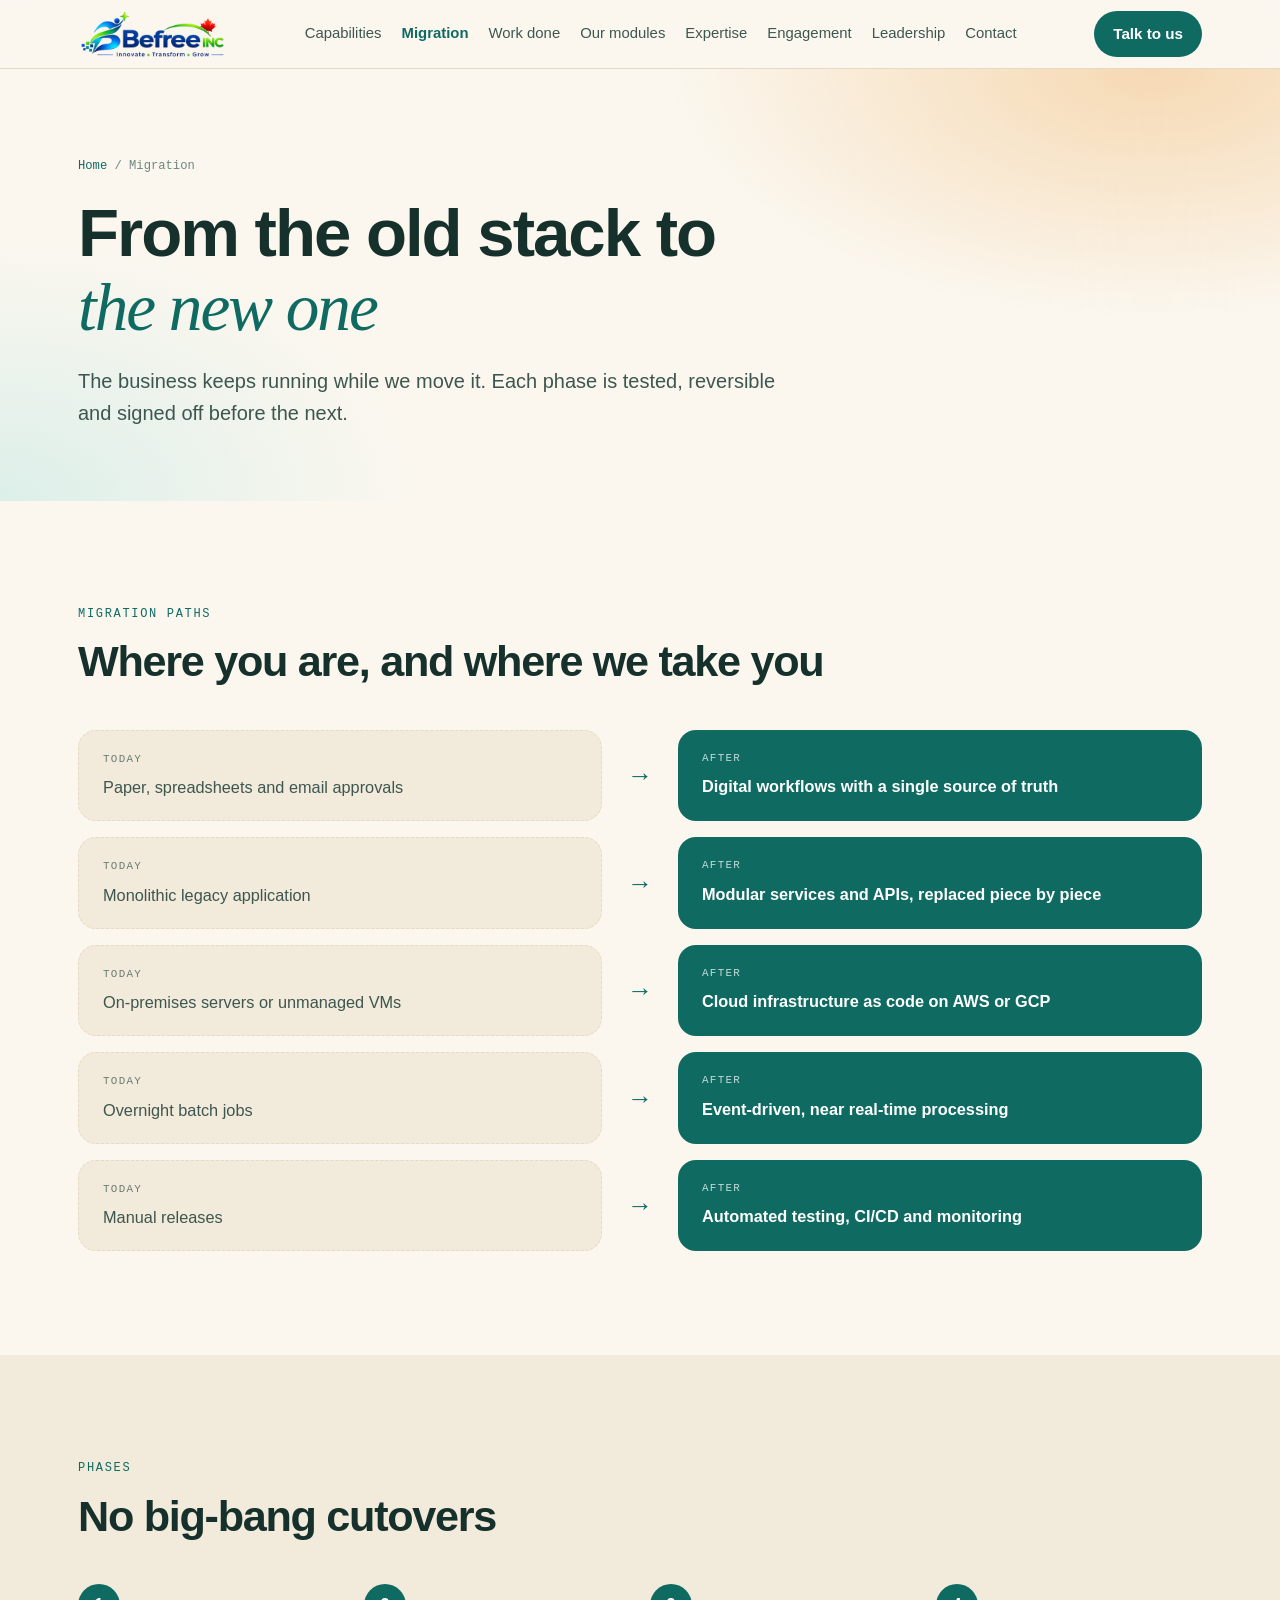
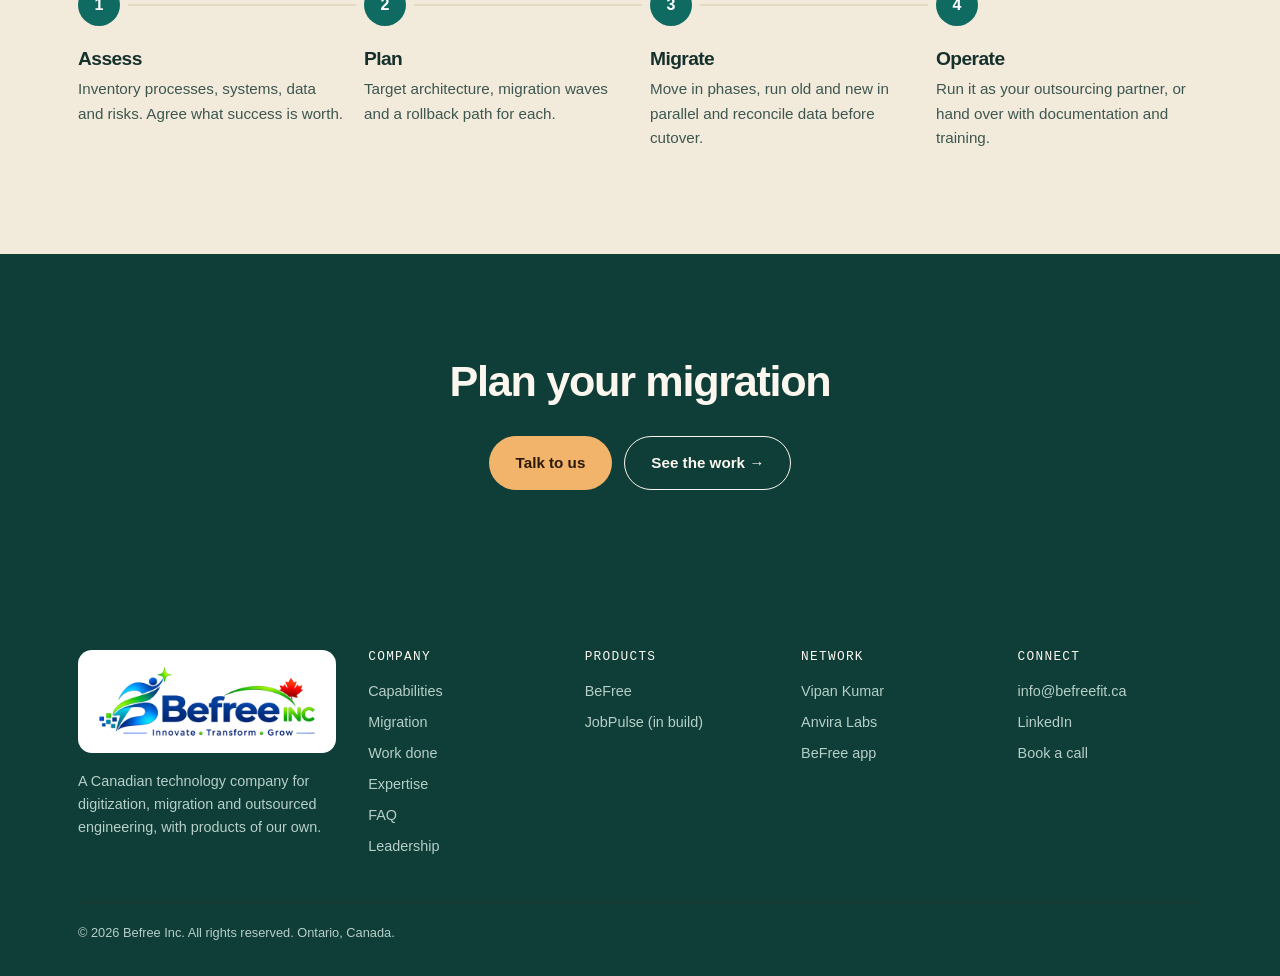
<file: migration.html>
<!doctype html>
<html lang="en-CA">
<head>
<meta charset="utf-8">
<meta name="viewport" content="width=device-width,initial-scale=1">
<title>Legacy Stack Migration in Canada | Befree Inc</title>
<meta name="description" content="Phased migration from legacy systems to modern stacks: monolith to services, on-premises to cloud, manual processes to digital workflows.">
<meta name="robots" content="index, follow, max-image-preview:large">
<link rel="canonical" href="https://befreefit.ca/migration.html">
<link rel="icon" href="favicon.ico" sizes="any">
<link rel="icon" sizes="32x32" type="image/png" href="favicon-32px.png">
<link rel="icon" sizes="192x192" type="image/png" href="favicon-192px.png">
<link rel="apple-touch-icon" sizes="180x180" href="favicon-180px.png">
<meta name="theme-color" content="#0f3d37">
<meta property="og:type" content="website">
<meta property="og:site_name" content="Befree Inc">
<meta property="og:locale" content="en_CA">
<meta property="og:title" content="Legacy Stack Migration in Canada | Befree Inc">
<meta property="og:description" content="Phased migration from legacy systems to modern stacks: monolith to services, on-premises to cloud, manual processes to digital workflows.">
<meta property="og:url" content="https://befreefit.ca/migration.html">
<meta property="og:image" content="https://befreefit.ca/assets/img/brand/og-image.png?v=2">
<meta property="og:image:width" content="1200">
<meta property="og:image:height" content="630">
<meta name="twitter:card" content="summary_large_image">
<link rel="stylesheet" href="assets/css/site.css">
<link rel="stylesheet" href="assets/css/themes/c-warm-health.css">
<link rel="stylesheet" href="assets/css/pages.css">
<script type="application/ld+json">{"@context": "https://schema.org", "@graph": [{"@type": "WebPage", "@id": "https://befreefit.ca/migration.html#page", "url": "https://befreefit.ca/migration.html", "name": "Legacy Stack Migration in Canada | Befree Inc", "description": "Phased migration from legacy systems to modern stacks: monolith to services, on-premises to cloud, manual processes to digital workflows.", "inLanguage": "en-CA", "isPartOf": {"@id": "https://befreefit.ca/#website"}, "about": {"@id": "https://befreefit.ca/#org"}}, {"@type": "BreadcrumbList", "itemListElement": [{"@type": "ListItem", "position": 1, "name": "Home", "item": "https://befreefit.ca/"}, {"@type": "ListItem", "position": 2, "name": "Migration", "item": "https://befreefit.ca/migration.html"}]}]}</script>
<meta name="author" content="Befree Inc">
<meta property="og:image:alt" content="Befree Inc logo: Innovate, Transform, Grow">
<meta name="twitter:title" content="Legacy Stack Migration in Canada | Befree Inc">
<meta name="twitter:description" content="Phased migration from legacy systems to modern stacks: monolith to services, on-premises to cloud, manual processes to digital workflows.">
<meta name="twitter:image" content="https://befreefit.ca/assets/img/brand/og-image.png?v=2">
<meta name="twitter:image:alt" content="Befree Inc logo: Innovate, Transform, Grow">
</head>
<body>
<a class="skip" href="#main">Skip to content</a>

<header class="nav">
  <div class="container nav-in">
    <a class="brand" href="index.html" aria-label="Befree Inc home">
      <img src="assets/befree-website-logo-kit/logo/befree-logo-400.png" alt="Befree Inc, Canadian technology company" width="149" height="52" class="logo-header">
    </a>
    <nav aria-label="Primary"><ul>
      <li><a href="capabilities.html">Capabilities</a></li>
      <li><a href="migration.html" aria-current="page">Migration</a></li>
      <li><a href="work.html">Work done</a></li>
      <li><a href="index.html#products">Our modules</a></li>
      <li><a href="index.html#results">Expertise</a></li>
      <li><a href="index.html#how">Engagement</a></li>
      <li><a href="index.html#founder">Leadership</a></li>
      <li><a href="index.html#contact">Contact</a></li>
    </ul></nav>
    <a class="btn btn-primary" style="display:none" id="nav-cta" href="index.html#contact">Talk to us</a>
    <button class="menu-btn" id="menu-btn" aria-expanded="false" aria-controls="mobile" aria-label="Menu">
      <svg width="22" height="22" viewBox="0 0 24 24" fill="none" stroke="currentColor" stroke-width="2" stroke-linecap="round"><path d="M4 7h16M4 12h16M4 17h16"/></svg>
    </button>
  </div>
  <div class="mobile" id="mobile">
    <a href="capabilities.html">Capabilities</a><a href="migration.html" aria-current="page">Migration</a><a href="work.html">Work done</a><a href="index.html#products">Our modules</a><a href="index.html#results">Expertise</a><a href="index.html#how">Engagement</a><a href="index.html#founder">Leadership</a><a href="index.html#contact">Contact</a>
  </div>
</header>
<style>@media(min-width:1000px){#nav-cta{display:inline-flex!important;padding:10px 18px}}</style>

<main id="main">
<section class="page-hero">
  <div class="container">
    <p class="crumbs"><a href="index.html">Home</a> / Migration</p>
    <h1>From the old stack to <em>the new one</em></h1>
    <p class="lede">The business keeps running while we move it. Each phase is tested, reversible and signed off before the next.</p>
  </div>
</section>
<section>
  <div class="container">
    <div class="sec-head reveal"><span class="eyebrow">Migration paths</span><h2>Where you are, and where we take you</h2></div>
    <div class="shifts">
      <div class="shift reveal"><div class="from"><small>Today</small>Paper, spreadsheets and email approvals</div><div class="arrow" aria-hidden="true">→</div><div class="to"><small>After</small>Digital workflows with a single source of truth</div></div>
      <div class="shift reveal"><div class="from"><small>Today</small>Monolithic legacy application</div><div class="arrow" aria-hidden="true">→</div><div class="to"><small>After</small>Modular services and APIs, replaced piece by piece</div></div>
      <div class="shift reveal"><div class="from"><small>Today</small>On-premises servers or unmanaged VMs</div><div class="arrow" aria-hidden="true">→</div><div class="to"><small>After</small>Cloud infrastructure as code on AWS or GCP</div></div>
      <div class="shift reveal"><div class="from"><small>Today</small>Overnight batch jobs</div><div class="arrow" aria-hidden="true">→</div><div class="to"><small>After</small>Event-driven, near real-time processing</div></div>
      <div class="shift reveal"><div class="from"><small>Today</small>Manual releases</div><div class="arrow" aria-hidden="true">→</div><div class="to"><small>After</small>Automated testing, CI/CD and monitoring</div></div>
    </div>
  </div>
</section>
<section class="alt">
  <div class="container">
    <div class="sec-head reveal"><span class="eyebrow">Phases</span><h2>No big-bang cutovers</h2></div>
    <ol class="timeline">
      <li class="reveal"><h3>Assess</h3><p>Inventory processes, systems, data and risks. Agree what success is worth.</p></li>
      <li class="reveal"><h3>Plan</h3><p>Target architecture, migration waves and a rollback path for each.</p></li>
      <li class="reveal"><h3>Migrate</h3><p>Move in phases, run old and new in parallel and reconcile data before cutover.</p></li>
      <li class="reveal"><h3>Operate</h3><p>Run it as your outsourcing partner, or hand over with documentation and training.</p></li>
    </ol>
  </div>
</section>
<section class="band cta-band">
  <div class="container">
    <h2>Plan your migration</h2>
    <div class="cta-row">
      <a class="btn btn-primary" href="index.html#contact">Talk to us</a>
      <a class="btn btn-ghost" href="work.html">See the work →</a>
    </div>
  </div>
</section>
</main>

<footer>
  <div class="container">
    <div class="cols">
      <div><div class="logo-chip"><img src="assets/befree-website-logo-kit/logo/befree-logo-600.png" alt="Befree Inc: Innovate, Transform, Grow" width="230" height="81" loading="lazy"></div><p style="margin-top:10px;max-width:34ch">A Canadian technology company for digitization, migration and outsourced engineering, with products of our own.</p></div>
      <div><h4>Company</h4><ul><li><a href="capabilities.html">Capabilities</a></li><li><a href="migration.html">Migration</a></li><li><a href="work.html">Work done</a></li><li><a href="index.html#results">Expertise</a></li><li><a href="index.html#faq">FAQ</a></li><li><a href="index.html#founder">Leadership</a></li></ul></div>
      <div><h4>Products</h4><ul><li><a href="https://www.befree.fit/" target="_blank" rel="noopener">BeFree</a></li><li><a href="index.html#products">JobPulse (in build)</a></li></ul></div>
      <div><h4>Network</h4><ul><li><a href="https://vipan.me/" target="_blank" rel="noopener">Vipan Kumar</a></li><li><a href="https://www.anviralabs.com/" target="_blank" rel="noopener">Anvira Labs</a></li><li><a href="https://www.befree.fit/" target="_blank" rel="noopener">BeFree app</a></li></ul></div>
      <div><h4>Connect</h4><ul><li><a href="mailto:info@befreefit.ca">info@befreefit.ca</a></li><li><a href="https://www.linkedin.com/company/befreehealth" target="_blank" rel="noopener">LinkedIn</a></li><li><a href="https://calendly.com/contactvips/" target="_blank" rel="noopener">Book a call</a></li></ul></div>
    </div>
    <p class="fine">© 2026 Befree Inc. All rights reserved. Ontario, Canada.</p>
  </div>
</footer>
<script src="assets/js/site.js" defer></script>
</body>
</html>
</file>
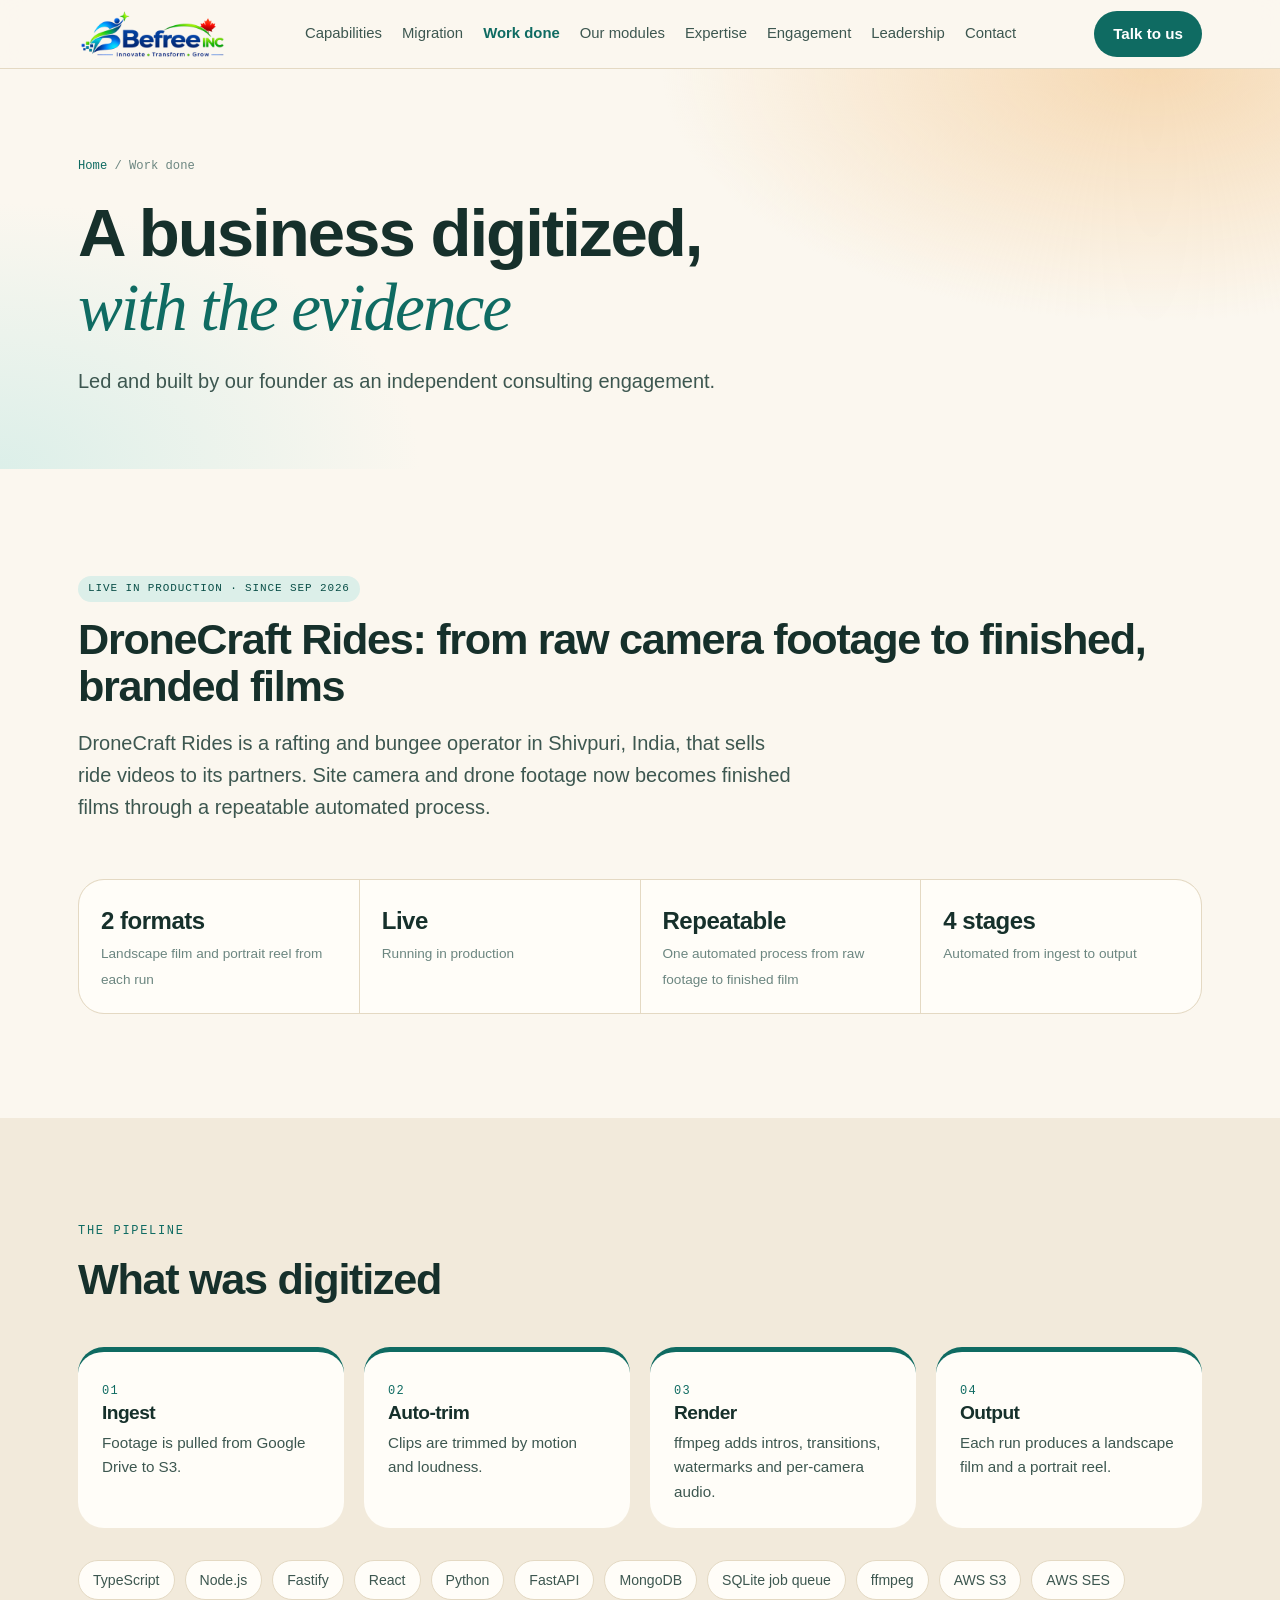
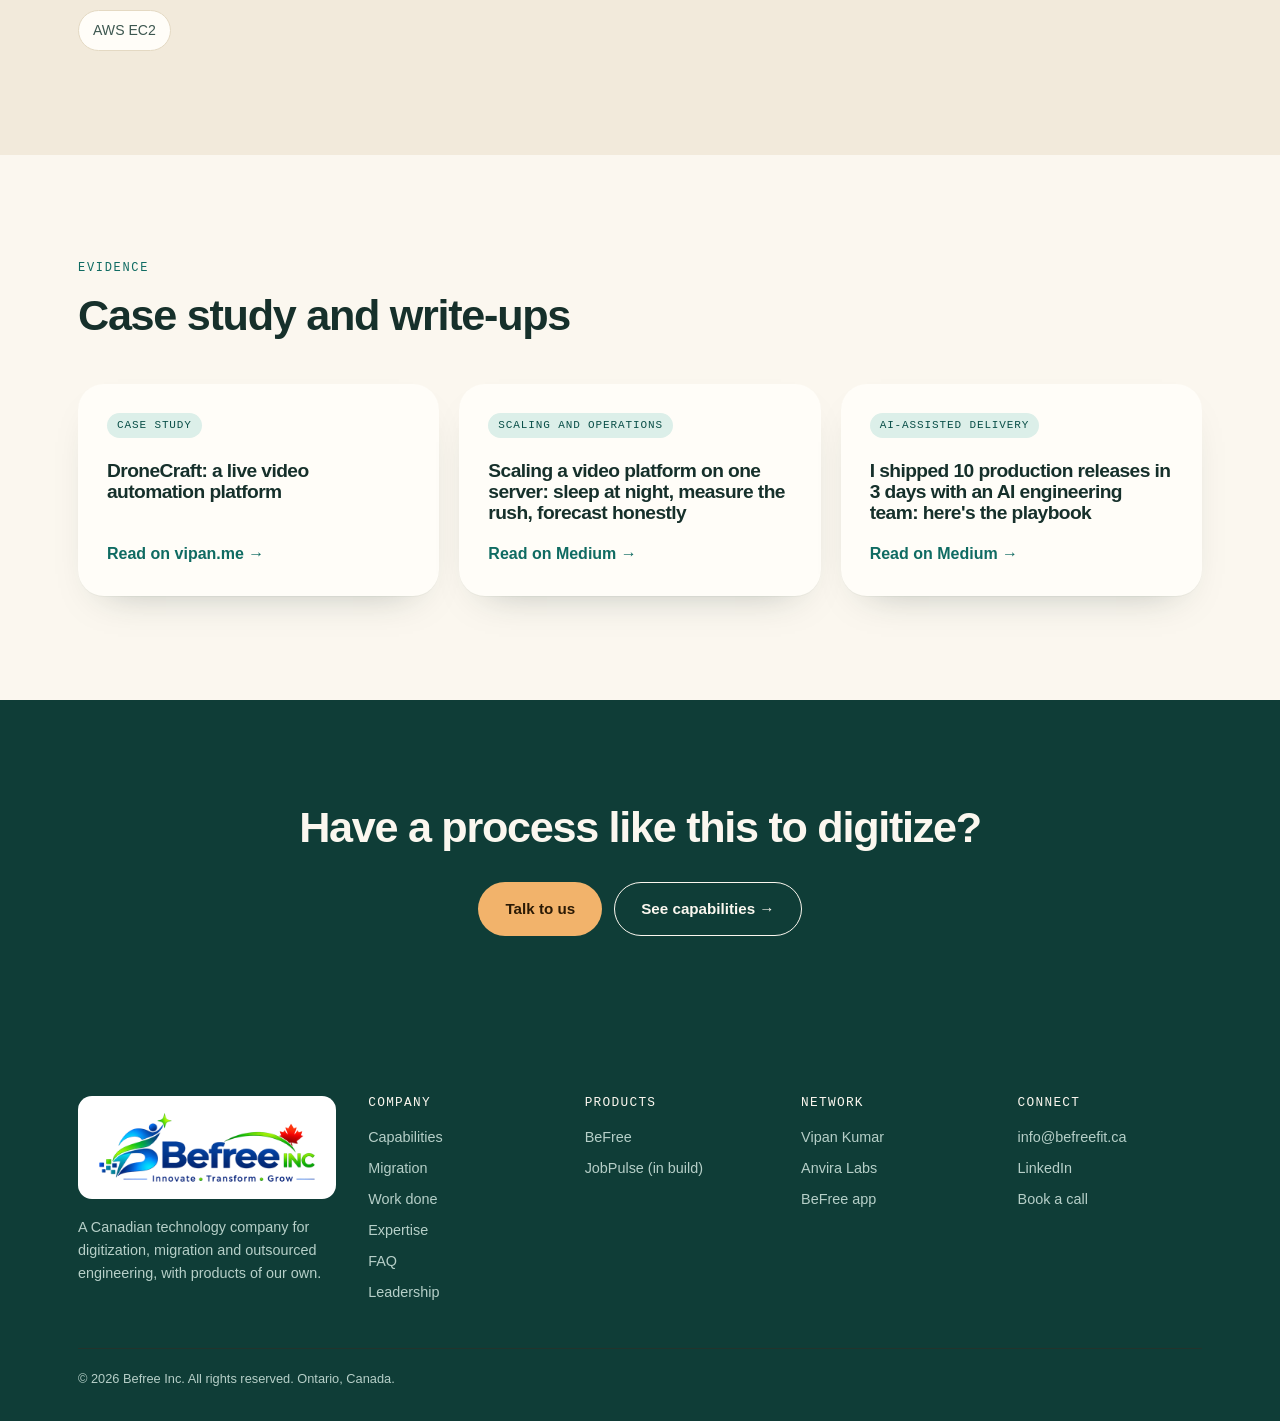
<file: work.html>
<!doctype html>
<html lang="en-CA">
<head>
<meta charset="utf-8">
<meta name="viewport" content="width=device-width,initial-scale=1">
<title>DroneCraft Video Platform, Work Done | Befree Inc</title>
<meta name="description" content="How raw camera and drone footage became branded films through an automated pipeline: a business digitization led by the Befree Inc founder.">
<meta name="robots" content="index, follow, max-image-preview:large">
<link rel="canonical" href="https://befreefit.ca/work.html">
<link rel="icon" href="favicon.ico" sizes="any">
<link rel="icon" sizes="32x32" type="image/png" href="favicon-32px.png">
<link rel="icon" sizes="192x192" type="image/png" href="favicon-192px.png">
<link rel="apple-touch-icon" sizes="180x180" href="favicon-180px.png">
<meta name="theme-color" content="#0f3d37">
<meta property="og:type" content="website">
<meta property="og:site_name" content="Befree Inc">
<meta property="og:locale" content="en_CA">
<meta property="og:title" content="DroneCraft Video Platform, Work Done | Befree Inc">
<meta property="og:description" content="How raw camera and drone footage became branded films through an automated pipeline: a business digitization led by the Befree Inc founder.">
<meta property="og:url" content="https://befreefit.ca/work.html">
<meta property="og:image" content="https://befreefit.ca/assets/img/brand/og-image.png?v=2">
<meta property="og:image:width" content="1200">
<meta property="og:image:height" content="630">
<meta name="twitter:card" content="summary_large_image">
<link rel="stylesheet" href="assets/css/site.css">
<link rel="stylesheet" href="assets/css/themes/c-warm-health.css">
<link rel="stylesheet" href="assets/css/pages.css">
<script type="application/ld+json">{"@context": "https://schema.org", "@graph": [{"@type": "WebPage", "@id": "https://befreefit.ca/work.html#page", "url": "https://befreefit.ca/work.html", "name": "DroneCraft Video Platform, Work Done | Befree Inc", "description": "How raw camera and drone footage became branded films through an automated pipeline: a business digitization led by the Befree Inc founder.", "inLanguage": "en-CA", "isPartOf": {"@id": "https://befreefit.ca/#website"}, "about": {"@id": "https://befreefit.ca/#org"}}, {"@type": "BreadcrumbList", "itemListElement": [{"@type": "ListItem", "position": 1, "name": "Home", "item": "https://befreefit.ca/"}, {"@type": "ListItem", "position": 2, "name": "Work done", "item": "https://befreefit.ca/work.html"}]}]}</script>
<meta name="author" content="Befree Inc">
<meta property="og:image:alt" content="Befree Inc logo: Innovate, Transform, Grow">
<meta name="twitter:title" content="DroneCraft Video Platform, Work Done | Befree Inc">
<meta name="twitter:description" content="How raw camera and drone footage became branded films through an automated pipeline: a business digitization led by the Befree Inc founder.">
<meta name="twitter:image" content="https://befreefit.ca/assets/img/brand/og-image.png?v=2">
<meta name="twitter:image:alt" content="Befree Inc logo: Innovate, Transform, Grow">
</head>
<body>
<a class="skip" href="#main">Skip to content</a>

<header class="nav">
  <div class="container nav-in">
    <a class="brand" href="index.html" aria-label="Befree Inc home">
      <img src="assets/befree-website-logo-kit/logo/befree-logo-400.png" alt="Befree Inc, Canadian technology company" width="149" height="52" class="logo-header">
    </a>
    <nav aria-label="Primary"><ul>
      <li><a href="capabilities.html">Capabilities</a></li>
      <li><a href="migration.html">Migration</a></li>
      <li><a href="work.html" aria-current="page">Work done</a></li>
      <li><a href="index.html#products">Our modules</a></li>
      <li><a href="index.html#results">Expertise</a></li>
      <li><a href="index.html#how">Engagement</a></li>
      <li><a href="index.html#founder">Leadership</a></li>
      <li><a href="index.html#contact">Contact</a></li>
    </ul></nav>
    <a class="btn btn-primary" style="display:none" id="nav-cta" href="index.html#contact">Talk to us</a>
    <button class="menu-btn" id="menu-btn" aria-expanded="false" aria-controls="mobile" aria-label="Menu">
      <svg width="22" height="22" viewBox="0 0 24 24" fill="none" stroke="currentColor" stroke-width="2" stroke-linecap="round"><path d="M4 7h16M4 12h16M4 17h16"/></svg>
    </button>
  </div>
  <div class="mobile" id="mobile">
    <a href="capabilities.html">Capabilities</a><a href="migration.html">Migration</a><a href="work.html" aria-current="page">Work done</a><a href="index.html#products">Our modules</a><a href="index.html#results">Expertise</a><a href="index.html#how">Engagement</a><a href="index.html#founder">Leadership</a><a href="index.html#contact">Contact</a>
  </div>
</header>
<style>@media(min-width:1000px){#nav-cta{display:inline-flex!important;padding:10px 18px}}</style>

<main id="main">
<section class="page-hero">
  <div class="container">
    <p class="crumbs"><a href="index.html">Home</a> / Work done</p>
    <h1>A business digitized, <em>with the evidence</em></h1>
    <p class="lede">Led and built by our founder as an independent consulting engagement.</p>
  </div>
</section>
<section>
  <div class="container">
    <div class="reveal">
      <span class="tag">Live in production · Since Sep 2026</span>
      <h2>DroneCraft Rides: from raw camera footage to finished, branded films</h2>
      <p class="lede" style="margin-top:16px">DroneCraft Rides is a rafting and bungee operator in Shivpuri, India, that sells ride videos to its partners. Site camera and drone footage now becomes finished films through a repeatable automated process.</p>
    </div>
    <div class="proof reveal">
      <div><b>2 formats</b><span>Landscape film and portrait reel from each run</span></div>
      <div><b>Live</b><span>Running in production</span></div>
      <div><b>Repeatable</b><span>One automated process from raw footage to finished film</span></div>
      <div><b>4 stages</b><span>Automated from ingest to output</span></div>
    </div>
  </div>
</section>
<section class="alt">
  <div class="container">
    <div class="sec-head reveal"><span class="eyebrow">The pipeline</span><h2>What was digitized</h2></div>
    <ol class="flow">
      <li class="reveal"><span class="num">01</span><h3>Ingest</h3><p>Footage is pulled from Google Drive to S3.</p></li>
      <li class="reveal"><span class="num">02</span><h3>Auto-trim</h3><p>Clips are trimmed by motion and loudness.</p></li>
      <li class="reveal"><span class="num">03</span><h3>Render</h3><p>ffmpeg adds intros, transitions, watermarks and per-camera audio.</p></li>
      <li class="reveal"><span class="num">04</span><h3>Output</h3><p>Each run produces a landscape film and a portrait reel.</p></li>
    </ol>
    <div class="chips reveal" style="margin-top:32px"><span>TypeScript</span><span>Node.js</span><span>Fastify</span><span>React</span><span>Python</span><span>FastAPI</span><span>MongoDB</span><span>SQLite job queue</span><span>ffmpeg</span><span>AWS S3</span><span>AWS SES</span><span>AWS EC2</span></div>
  </div>
</section>
<section>
  <div class="container">
    <div class="sec-head reveal"><span class="eyebrow">Evidence</span><h2>Case study and write-ups</h2></div>
    <div class="grid g3">
      <a class="card tile reveal" href="https://vipan.me/work/dronecraft.html" target="_blank" rel="noopener"><span class="tag">Case study</span><h3>DroneCraft: a live video automation platform</h3><span class="link">Read on vipan.me →</span></a>
      <a class="card tile reveal" href="https://medium.com/@vipankverma03/scaling-a-video-platform-on-one-server-sleep-at-night-measure-the-rush-forecast-honestly-c8c2685f1844" target="_blank" rel="noopener"><span class="tag">Scaling and operations</span><h3>Scaling a video platform on one server: sleep at night, measure the rush, forecast honestly</h3><span class="link">Read on Medium →</span></a>
      <a class="card tile reveal" href="https://medium.com/@vipankverma03/i-shipped-10-production-releases-in-3-days-with-an-ai-engineering-team-heres-the-playbook-55fc219a4b5b" target="_blank" rel="noopener"><span class="tag">AI-assisted delivery</span><h3>I shipped 10 production releases in 3 days with an AI engineering team: here's the playbook</h3><span class="link">Read on Medium →</span></a>
    </div>
  </div>
</section>
<section class="band cta-band">
  <div class="container">
    <h2>Have a process like this to digitize?</h2>
    <div class="cta-row">
      <a class="btn btn-primary" href="index.html#contact">Talk to us</a>
      <a class="btn btn-ghost" href="capabilities.html">See capabilities →</a>
    </div>
  </div>
</section>
</main>

<footer>
  <div class="container">
    <div class="cols">
      <div><div class="logo-chip"><img src="assets/befree-website-logo-kit/logo/befree-logo-600.png" alt="Befree Inc: Innovate, Transform, Grow" width="230" height="81" loading="lazy"></div><p style="margin-top:10px;max-width:34ch">A Canadian technology company for digitization, migration and outsourced engineering, with products of our own.</p></div>
      <div><h4>Company</h4><ul><li><a href="capabilities.html">Capabilities</a></li><li><a href="migration.html">Migration</a></li><li><a href="work.html">Work done</a></li><li><a href="index.html#results">Expertise</a></li><li><a href="index.html#faq">FAQ</a></li><li><a href="index.html#founder">Leadership</a></li></ul></div>
      <div><h4>Products</h4><ul><li><a href="https://www.befree.fit/" target="_blank" rel="noopener">BeFree</a></li><li><a href="index.html#products">JobPulse (in build)</a></li></ul></div>
      <div><h4>Network</h4><ul><li><a href="https://vipan.me/" target="_blank" rel="noopener">Vipan Kumar</a></li><li><a href="https://www.anviralabs.com/" target="_blank" rel="noopener">Anvira Labs</a></li><li><a href="https://www.befree.fit/" target="_blank" rel="noopener">BeFree app</a></li></ul></div>
      <div><h4>Connect</h4><ul><li><a href="mailto:info@befreefit.ca">info@befreefit.ca</a></li><li><a href="https://www.linkedin.com/company/befreehealth" target="_blank" rel="noopener">LinkedIn</a></li><li><a href="https://calendly.com/contactvips/" target="_blank" rel="noopener">Book a call</a></li></ul></div>
    </div>
    <p class="fine">© 2026 Befree Inc. All rights reserved. Ontario, Canada.</p>
  </div>
</footer>
<script src="assets/js/site.js" defer></script>
</body>
</html>
</file>
<file: assets/css/site.css>
/* Befree Inc — site styles. Plain CSS, no build. Edit tokens in :root to rebrand. */
*,*::before,*::after{margin:0;padding:0;box-sizing:border-box}
:root{
  --ink:#0d1b16;--ink-2:#34443d;--ink-3:#5d6d66;
  --paper:#ffffff;--warm:#f5f7f4;--line:#dfe6e1;
  --green:#0b7a53;--green-deep:#065a3e;--green-tint:#e3f3ec;
  --lime:#b9f26b;--band:#0d1b16;--band-ink:#eaf2ed;--band-dim:#9db3a8;
  --sans:'Inter',-apple-system,BlinkMacSystemFont,'Segoe UI',Roboto,Helvetica,Arial,sans-serif;
  --mono:ui-monospace,'SFMono-Regular',Menlo,Consolas,monospace;
  --r:14px;--container:1180px;
}
@media (prefers-color-scheme:dark){
  :root:not([data-theme="light"]){--ink:#eaf2ed;--ink-2:#c3d1c9;--ink-3:#93a69c;--paper:#0a1210;--warm:#101b17;--line:#22332c;--green:#4fd49b;--green-deep:#7fe3b8;--green-tint:#12261e;--band:#050a08}
}
:root[data-theme="dark"]{--ink:#eaf2ed;--ink-2:#c3d1c9;--ink-3:#93a69c;--paper:#0a1210;--warm:#101b17;--line:#22332c;--green:#4fd49b;--green-deep:#7fe3b8;--green-tint:#12261e;--band:#050a08}
html{scroll-behavior:smooth}
body{font-family:var(--sans);color:var(--ink);background:var(--paper);line-height:1.6;-webkit-font-smoothing:antialiased;overflow-x:hidden}
a{color:inherit;text-decoration:none}ul{list-style:none}img,svg{display:block;max-width:100%}
:focus-visible{outline:2px solid var(--green);outline-offset:3px;border-radius:4px}
.container{max-width:var(--container);margin:0 auto;padding:0 20px}
@media(min-width:700px){.container{padding:0 28px}}
.skip{position:absolute;left:-999px;top:8px;background:#000;color:#fff;padding:8px 14px;border-radius:6px;z-index:200}.skip:focus{left:12px}

h1,h2,h3,h4{line-height:1.1;letter-spacing:-.025em;font-weight:700}
h1{font-size:clamp(2.3rem,6vw,4.4rem);letter-spacing:-.04em}
h2{font-size:clamp(1.8rem,3.6vw,2.7rem)}
h3{font-size:1.2rem;letter-spacing:-.01em}
.eyebrow{font-family:var(--mono);font-size:12px;letter-spacing:.14em;text-transform:uppercase;color:var(--green);margin-bottom:14px;display:block}
.lede{font-size:clamp(1.05rem,1.6vw,1.25rem);color:var(--ink-2);max-width:720px}
section{padding:72px 0}
@media(min-width:900px){section{padding:104px 0}}
.sec-head{max-width:760px;margin-bottom:44px}.sec-head p{margin-top:14px;color:var(--ink-2)}
.alt{background:var(--warm)}

/* Nav */
.nav{position:sticky;top:0;z-index:100;background:color-mix(in srgb,var(--paper) 90%,transparent);backdrop-filter:blur(12px);border-bottom:1px solid var(--line)}
.nav-in{display:flex;align-items:center;justify-content:space-between;height:68px}
.brand{display:flex;align-items:center;gap:10px;font-weight:700;letter-spacing:-.02em;font-size:1.1rem}
.brand svg{width:30px;height:30px}
.nav ul{display:none;gap:26px;font-size:.93rem;color:var(--ink-2)}
.nav ul a:hover{color:var(--green)}
@media(min-width:900px){.nav ul{display:flex}}
.menu-btn{display:inline-flex;padding:8px;border:1px solid var(--line);border-radius:8px;color:var(--ink)}
@media(min-width:900px){.menu-btn{display:none}}
.mobile{display:none;border-top:1px solid var(--line);padding:12px 20px 20px}
.mobile.open{display:block}.mobile a{display:block;padding:12px 0;border-bottom:1px solid var(--line);color:var(--ink-2)}

/* Buttons */
.btn{display:inline-flex;align-items:center;gap:8px;padding:13px 22px;border-radius:999px;font-weight:600;font-size:.95rem;border:1.5px solid transparent;transition:.2s}
.btn-primary{background:var(--ink);color:var(--paper)}.btn-primary:hover{background:var(--green);color:#fff}
.btn-ghost{border-color:var(--ink);color:var(--ink)}.btn-ghost:hover{background:var(--ink);color:var(--paper)}
.cta-row{display:flex;flex-wrap:wrap;gap:12px;margin-top:30px}

/* Hero */
.hero{padding:72px 0 56px;background:radial-gradient(1000px 420px at 85% -10%,var(--green-tint),transparent 70%)}
@media(min-width:900px){.hero{padding:120px 0 80px}}
.hero h1{max-width:15ch;margin-bottom:24px}
.hero h1 em{font-style:normal;color:var(--green)}
.proof{display:grid;grid-template-columns:repeat(2,1fr);gap:1px;background:var(--line);border:1px solid var(--line);border-radius:var(--r);overflow:hidden;margin-top:56px}
@media(min-width:800px){.proof{grid-template-columns:repeat(4,1fr)}}
.proof div{background:var(--paper);padding:22px}
.proof b{display:block;font-size:1.5rem;letter-spacing:-.02em}
.proof span{font-size:.85rem;color:var(--ink-3)}

/* Cards / grids */
.grid{display:grid;gap:20px}
@media(min-width:760px){.g2{grid-template-columns:repeat(2,1fr)}.g3{grid-template-columns:repeat(3,1fr)}}
@media(min-width:1000px){.g4{grid-template-columns:repeat(4,1fr)}}
@media(min-width:760px) and (max-width:999px){.g4{grid-template-columns:repeat(2,1fr)}}
.card{background:var(--paper);border:1px solid var(--line);border-radius:var(--r);padding:28px;transition:.2s}
.alt .card{background:var(--paper)}
a.card:hover{border-color:var(--green);transform:translateY(-2px)}
.card p{color:var(--ink-2);margin-top:10px;font-size:.96rem}
.card ul{margin-top:14px;font-size:.92rem;color:var(--ink-2)}
.card li{padding:6px 0 6px 18px;position:relative;border-top:1px solid var(--line)}
.card li::before{content:"";position:absolute;left:0;top:15px;width:7px;height:7px;border-radius:50%;background:var(--green)}
.num{font-family:var(--mono);font-size:12px;color:var(--green);letter-spacing:.1em}
.tag{display:inline-block;font-family:var(--mono);font-size:11px;letter-spacing:.08em;text-transform:uppercase;padding:4px 10px;border-radius:999px;background:var(--green-tint);color:var(--green-deep);margin-bottom:14px}
.tag.build{background:#fdf0d8;color:#8a5a00}
@media(prefers-color-scheme:dark){:root:not([data-theme="light"]) .tag.build{background:#2d2411;color:#f0c46a}}
.link{display:inline-block;margin-top:18px;font-weight:600;color:var(--green)}
.link:hover{text-decoration:underline}

/* Metrics (Thoughtworks-style result cards) */
.metric{border-top:3px solid var(--green);padding-top:18px}
.metric b{display:block;font-size:clamp(2rem,4vw,3rem);letter-spacing:-.04em;line-height:1}
.metric p{margin-top:10px;color:var(--ink-2);font-size:.95rem}
.metric small{display:block;margin-top:10px;font-size:.78rem;color:var(--ink-3);font-family:var(--mono)}

/* Product feature */
.product{display:grid;gap:36px;align-items:center}
@media(min-width:900px){.product{grid-template-columns:1.1fr .9fr}}
.phone{background:var(--band);border-radius:34px;padding:22px;max-width:320px;margin:0 auto;color:var(--band-ink);border:6px solid #1b2c25}
.phone h4{font-size:.8rem;font-family:var(--mono);letter-spacing:.1em;color:var(--band-dim);margin-bottom:14px;font-weight:500}
.scan{display:flex;justify-content:space-between;align-items:center;padding:12px 14px;border-radius:12px;background:#14241d;margin-bottom:10px;font-size:.9rem}
.scan b{color:var(--lime)}.scan b.warn{color:#f0c46a}
.phone small{display:block;margin-top:14px;font-size:.7rem;color:var(--band-dim)}

/* Dark band */
.band{background:var(--band);color:var(--band-ink)}
.band .eyebrow{color:var(--lime)}.band p,.band .lede{color:var(--band-dim)}
.band .card{background:#12201a;border-color:#22332c}.band .card p,.band .card ul{color:var(--band-dim)}.band .card li{border-color:#22332c}
.band .btn-primary{background:var(--lime);color:#0d1b16}.band .btn-primary:hover{background:#fff}
.band .btn-ghost{border-color:var(--band-ink);color:var(--band-ink)}.band .btn-ghost:hover{background:var(--band-ink);color:var(--band)}

/* Tech chips */
.chips{display:flex;flex-wrap:wrap;gap:10px}
.chips span{padding:8px 14px;border:1px solid var(--line);border-radius:999px;font-size:.88rem;color:var(--ink-2);background:var(--paper)}

/* Process */
.steps{counter-reset:s}
.step{padding:26px;border-left:2px solid var(--green);background:var(--paper);border-radius:0 var(--r) var(--r) 0;border-top:1px solid var(--line);border-right:1px solid var(--line);border-bottom:1px solid var(--line)}
.step p{margin-top:8px;color:var(--ink-2);font-size:.95rem}

/* Founder */
.founder{display:grid;gap:36px;align-items:start}
@media(min-width:900px){.founder{grid-template-columns:.8fr 1.2fr}}
.avatar{aspect-ratio:1;max-width:320px;border-radius:var(--r);background:linear-gradient(135deg,var(--green),#0d1b16);display:grid;place-items:center;color:var(--lime);font-size:4.5rem;font-weight:700;letter-spacing:-.05em}
.avatar img{width:100%;height:100%;object-fit:cover;border-radius:var(--r)}
.role{color:var(--green);font-weight:600;margin:6px 0 16px}

/* Co-founder strip: 2 columns on phones, 4 on desktop, full container width */
.cofounders{display:grid;grid-template-columns:repeat(2,minmax(0,1fr));gap:14px}
@media(min-width:800px){.cofounders{grid-template-columns:repeat(4,minmax(0,1fr));gap:20px}}
.cofounders li{background:var(--paper);border:1px solid var(--line);border-radius:var(--r);padding:14px}
.cofounders img{width:84px;height:84px;aspect-ratio:1;object-fit:cover;object-position:center top;border-radius:12px;background:var(--green-tint);margin-bottom:12px}
@media(max-width:799px){.cofounders img{width:64px;height:64px}}
.cofounders b,.cofounders small{display:block}
.cofounders b{font-size:.95rem;line-height:1.25}
.cofounders small{font-size:.8rem;color:var(--ink-3);margin-top:2px}

/* Contact */
.contact-grid{display:grid;gap:36px}
@media(min-width:900px){.contact-grid{grid-template-columns:1fr 1fr}}
form{display:grid;gap:14px}
label{font-size:.85rem;font-weight:600}
input,select,textarea{width:100%;margin-top:6px;padding:12px 14px;border:1px solid var(--line);border-radius:10px;background:var(--paper);color:var(--ink);font:inherit}
textarea{min-height:130px;resize:vertical}
.note{font-size:.82rem;color:var(--ink-3)}

footer{background:var(--band);color:var(--band-dim);padding:56px 0 32px;font-size:.9rem}
footer .cols{display:grid;gap:32px}
@media(min-width:800px){footer .cols{grid-template-columns:1.4fr repeat(4,1fr)}}
footer h4{color:var(--band-ink);font-size:.8rem;font-family:var(--mono);letter-spacing:.1em;text-transform:uppercase;margin-bottom:12px;font-weight:500}
footer li{padding:4px 0}footer a:hover{color:var(--lime)}
footer .fine{margin-top:40px;padding-top:20px;border-top:1px solid #22332c;font-size:.8rem}

.reveal{opacity:0;transform:translateY(14px);transition:.6s}
.reveal.in{opacity:1;transform:none}
@media(prefers-reduced-motion:reduce){.reveal{opacity:1;transform:none;transition:none}html{scroll-behavior:auto}}

/* Logo */
.brand-logo{width:40px;height:40px;border-radius:10px;object-fit:cover}
.product-logo{width:88px;height:88px;border-radius:20px;margin-bottom:16px;box-shadow:0 10px 30px -14px rgba(0,0,0,.35)}

/* FAQ */
.faq{max-width:820px}
.faq details{border-top:1px solid var(--line);padding:18px 0}
.faq details:last-child{border-bottom:1px solid var(--line)}
.faq summary{cursor:pointer;font-weight:600;font-size:1.05rem;list-style:none;display:flex;justify-content:space-between;gap:16px}
.faq summary::-webkit-details-marker{display:none}
.faq summary::after{content:"+";color:var(--green);font-size:1.4rem;line-height:1}
.faq details[open] summary::after{content:"\2212"}
.faq p{margin-top:12px;color:var(--ink-2)}
.faq a{color:var(--green);text-decoration:underline}

/* Migration paths */
.moves{border:1px solid var(--line);border-radius:var(--r);overflow:hidden;background:var(--paper)}
.move{display:grid;grid-template-columns:1fr 1fr;gap:14px;padding:16px 18px;border-top:1px solid var(--line);font-size:.95rem}
.move:first-child{border-top:0}
.move span:first-child{color:var(--ink-3)}
.move span:last-child{font-weight:600}
.move.head{background:var(--green-tint);font-family:var(--mono);font-size:.74rem;letter-spacing:.1em;text-transform:uppercase}
.move.head span{color:var(--green-deep)}

/* Company brand */
.logo-header{width:149px;height:52px}
.logo-chip{display:inline-block;background:#fff;border-radius:14px;padding:12px 16px}
.logo-chip img{width:230px;height:auto}
.hero .container{position:relative}
.hero-mark{display:none}
@media(min-width:1150px){.hero-mark{display:block;position:absolute;right:28px;top:24px;width:320px;height:320px}}

/* Menu button until there is room for the full menu beside the wide logo */
@media(max-width:1179px){.nav ul{display:none}.menu-btn{display:inline-flex}#nav-cta{margin-left:auto;margin-right:12px}}
@media(min-width:1180px){.nav ul{gap:20px;white-space:nowrap}}
</file>
<file: assets/css/themes/c-warm-health.css>
/* Template C — Warm Health: cream paper, deep teal, soft large radii, friendly and trustworthy */
:root:root{--ink:#16302b;--ink-2:#3d5750;--ink-3:#6c8680;--paper:#fbf7ef;--warm:#f2eadb;--line:#e4d9c3;--green:#0f6b62;--green-deep:#0a4f48;--green-tint:#dcefe9;--lime:#f2b36b;--band:#0f3d37;--band-ink:#fbf7ef;--band-dim:#b6cfc8;--r:26px;--sans:'Avenir Next','Segoe UI',Inter,sans-serif;color-scheme:light}
body{background:var(--paper)}
h1,h2,h3{font-weight:700;letter-spacing:-.03em}
h1{font-size:clamp(2.3rem,5.6vw,4.2rem)}
.hero{background:radial-gradient(700px 380px at 90% 0%,#f6d9b3 0,transparent 70%),radial-gradient(600px 400px at 0% 100%,var(--green-tint),transparent 70%)}
.hero h1 em{color:var(--green);font-style:italic;font-family:Georgia,serif;font-weight:400}
.btn{padding:14px 26px}
.btn-primary{background:var(--green);color:#fff}.btn-primary:hover{background:var(--ink)}
.btn-ghost{border-color:var(--green);color:var(--green)}.btn-ghost:hover{background:var(--green);color:#fff}
.card{box-shadow:0 1px 0 rgba(22,48,43,.04),0 18px 40px -26px rgba(22,48,43,.35);border-color:transparent;background:#fffdf8}
.alt{background:var(--warm)}.alt .card{background:#fffdf8}
.band .card{background:rgba(255,255,255,.07);box-shadow:none}
.band .btn-primary{background:var(--lime);color:#2b1a05}
.nav{background:rgba(251,247,239,.9)}
.nav .brand svg rect{fill:var(--green)}.nav .brand svg path{fill:#fbf7ef}
.metric{background:#fffdf8;border-radius:var(--r);border-top:0;padding:24px;box-shadow:0 18px 40px -26px rgba(22,48,43,.35)}
.metric b{color:var(--green)}
.proof{border-radius:var(--r);border-color:var(--line)}
.proof div{background:#fffdf8}
.cofounders img,.avatar img{border-radius:50%}
.cofounders li{background:#fffdf8;border-color:transparent;box-shadow:0 14px 30px -24px rgba(22,48,43,.4)}
.chips span{background:#fffdf8;border-color:var(--line)}
.phone{background:#0f3d37;border-color:#1c5a52}
.scan{background:#16524a}.scan b{color:#f2b36b}
footer{background:#0f3d37}
</file>
<file: assets/css/pages.css>
/* Showcase pages: capabilities, migration, work. Uses theme tokens from site.css / theme. */
.nav a[aria-current="page"],.mobile a[aria-current="page"]{color:var(--green);font-weight:700}
.tile{display:flex;flex-direction:column;align-items:flex-start}.tile h3{margin-top:8px}.tile .link{margin-top:auto;padding-top:18px}
.page-hero{padding:56px 0 48px;background:radial-gradient(700px 360px at 90% 0%,#f6d9b3 0,transparent 70%),radial-gradient(600px 380px at 0% 100%,var(--green-tint),transparent 70%)}
@media(min-width:900px){.page-hero{padding:88px 0 72px}}
.page-hero h1{max-width:18ch;margin-bottom:20px}.page-hero h1 em{color:var(--green);font-family:Georgia,serif;font-weight:400}
.crumbs{font-family:var(--mono);font-size:.76rem;color:var(--ink-3);margin-bottom:20px}.crumbs a{color:var(--green)}

.feature{display:grid;gap:36px;align-items:center}
@media(min-width:900px){.feature{grid-template-columns:1fr 1fr;gap:72px}.feature.flip .feature-text{order:2}}
.bignum{display:block;font-family:Georgia,serif;font-size:4.5rem;line-height:1;color:var(--green);opacity:.35;margin-bottom:8px}
.feature-text p{margin-top:14px;color:var(--ink-2)}
.ticks{margin-top:22px}.ticks li{padding:12px 0 12px 28px;border-top:1px solid var(--line);position:relative}
.ticks li::before{content:"✓";position:absolute;left:0;color:var(--green);font-weight:700}
.panel{background:var(--band);border-radius:var(--r);padding:28px;display:grid;gap:30px}
.chipline{position:relative;padding:16px 20px;border-radius:14px;background:rgba(255,255,255,.08);color:var(--band-ink);font-weight:600}
.chipline+.chipline::before{content:"↓";position:absolute;top:-28px;left:22px;color:var(--lime)}
.chipline.on{background:var(--lime);color:#2b1a05}

.shifts{display:grid;gap:16px}
.shift{display:grid;gap:10px;align-items:stretch}
@media(min-width:760px){.shift{grid-template-columns:1fr 56px 1fr}}
.from,.to{border-radius:18px;padding:20px 24px;font-size:1.02rem}
.from{border:1.5px dashed var(--line);color:var(--ink-2);background:var(--warm)}
.to{background:var(--green);color:#fff;font-weight:600}
.from small,.to small{display:block;font-family:var(--mono);font-size:.68rem;letter-spacing:.12em;text-transform:uppercase;opacity:.75;margin-bottom:6px;font-weight:500}
.arrow{display:grid;place-items:center;font-size:1.6rem;color:var(--green)}
@media(max-width:759px){.arrow{transform:rotate(90deg)}}

.timeline,.flow{list-style:none;display:grid;gap:20px}
.timeline{counter-reset:t}
.timeline li{counter-increment:t;position:relative;padding:0 0 8px 64px}
.timeline li::before{content:counter(t);position:absolute;left:0;top:0;width:42px;height:42px;border-radius:50%;background:var(--green);color:#fff;display:grid;place-items:center;font-weight:700}
.timeline li:not(:last-child)::after{content:"";position:absolute;left:20px;top:46px;bottom:-16px;width:2px;background:var(--line)}
.timeline p,.flow p{margin-top:8px;color:var(--ink-2);font-size:.95rem}
@media(min-width:900px){
  .timeline{grid-template-columns:repeat(4,1fr)}
  .timeline li{padding:64px 0 0}
  .timeline li:not(:last-child)::after{left:50px;right:-12px;top:20px;bottom:auto;width:auto;height:2px}
  .flow{grid-template-columns:repeat(4,1fr)}
}
.flow li{background:#fffdf8;border-radius:var(--r);padding:24px;border-top:5px solid var(--green)}
.cta-band{text-align:center}.cta-band .cta-row{justify-content:center}
@media(max-width:759px){.shifts{gap:40px}.shift{gap:4px}}
</file>
